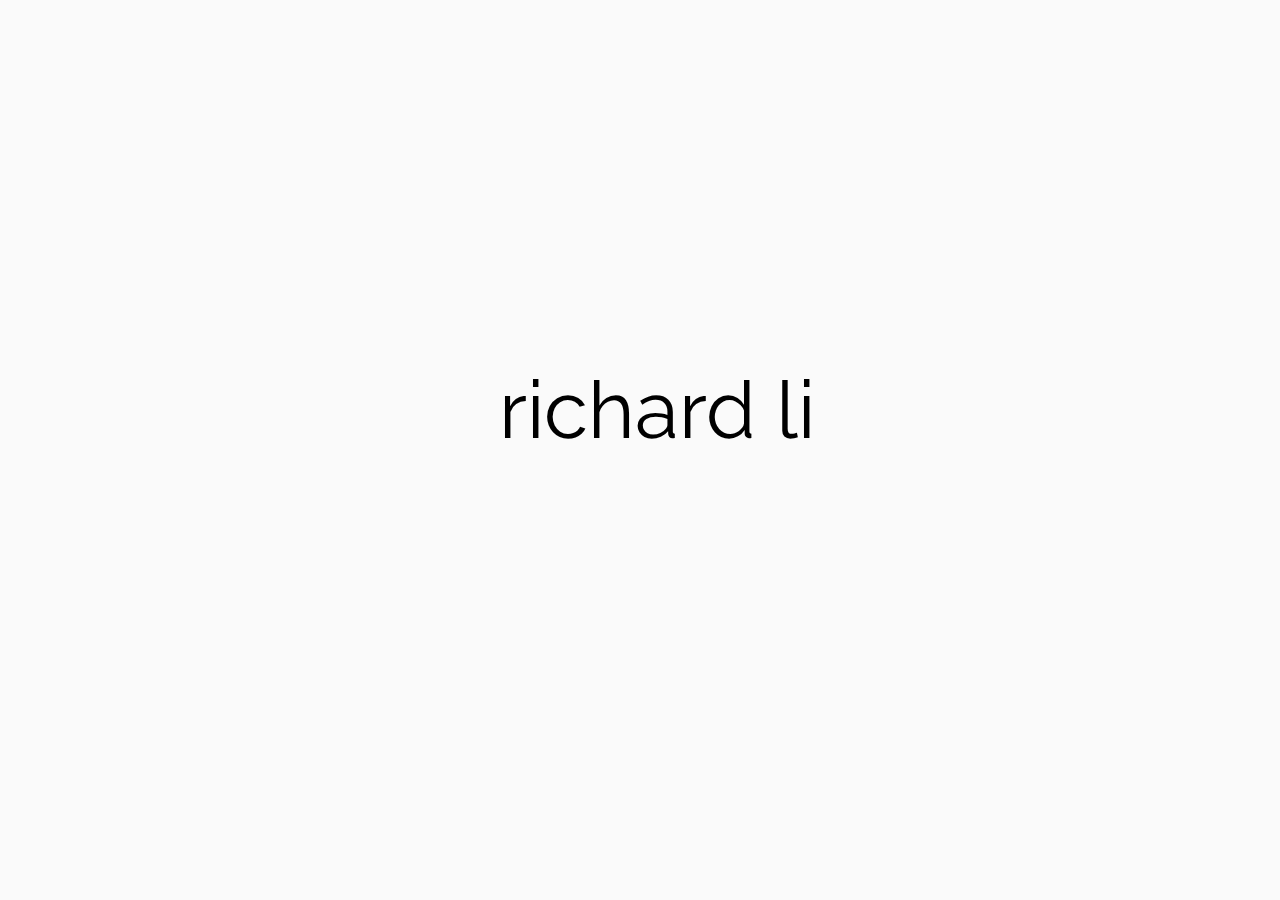
<file: index.html>
<html>

<head>
    <meta charset="UTF-8">

    
    <title>richz.li - home</title>
    

    <meta name="viewport" content="width=device-width,initial-scale=1.0">

    <link rel="stylesheet" href="https://fonts.googleapis.com/css2?family=Lato&family=Raleway:wght@800&family=Roboto:wght@300;700&family=Roboto+Slab&family=Open+Sans:wght@300&display=swap">
    <link rel="stylesheet" type="text/css" href="/static/css/fonts.css">

    <link rel="stylesheet" type="text/css" href="/static/css/reset.css">
    <link rel="stylesheet" type="text/css" href="/static/css/style.css">
    <link rel="stylesheet" type="text/css" href="/static/css/nav.css">
    
    <link rel="stylesheet" type="text/css" href="/static/css/home.css">


    <script src="https://ajax.googleapis.com/ajax/libs/jquery/1.8.3/jquery.min.js"></script>
    <script src="/static/js/link-animate.js"></script>
    
    <script src="/static/js/particleground.min.js"></script>
    <script src="/static/js/ml.js"></script>

</head>

<body>
    
    
    <main class="content">
        
    <div class="ml home-main">
        <a class="internal-link" href="/about/"><span class="ml-text-primary">richard li</span></a>
        <!--
        
            <div class="scroll-text"><a class="ml-away" href="/about/">&gt; about &lt;</a></div>
        
            <div class="scroll-text"><a class="ml-away" href="/projects/">&gt; projects &lt;</a></div>
        
            <div class="scroll-text"><a class="ml-away" href="/contact/">&gt; contact &lt;</a></div>
        
        -->
    </div>
    <script src="/static/js/home.js"></script>

        
    </main>
</body>

</html>
</file>
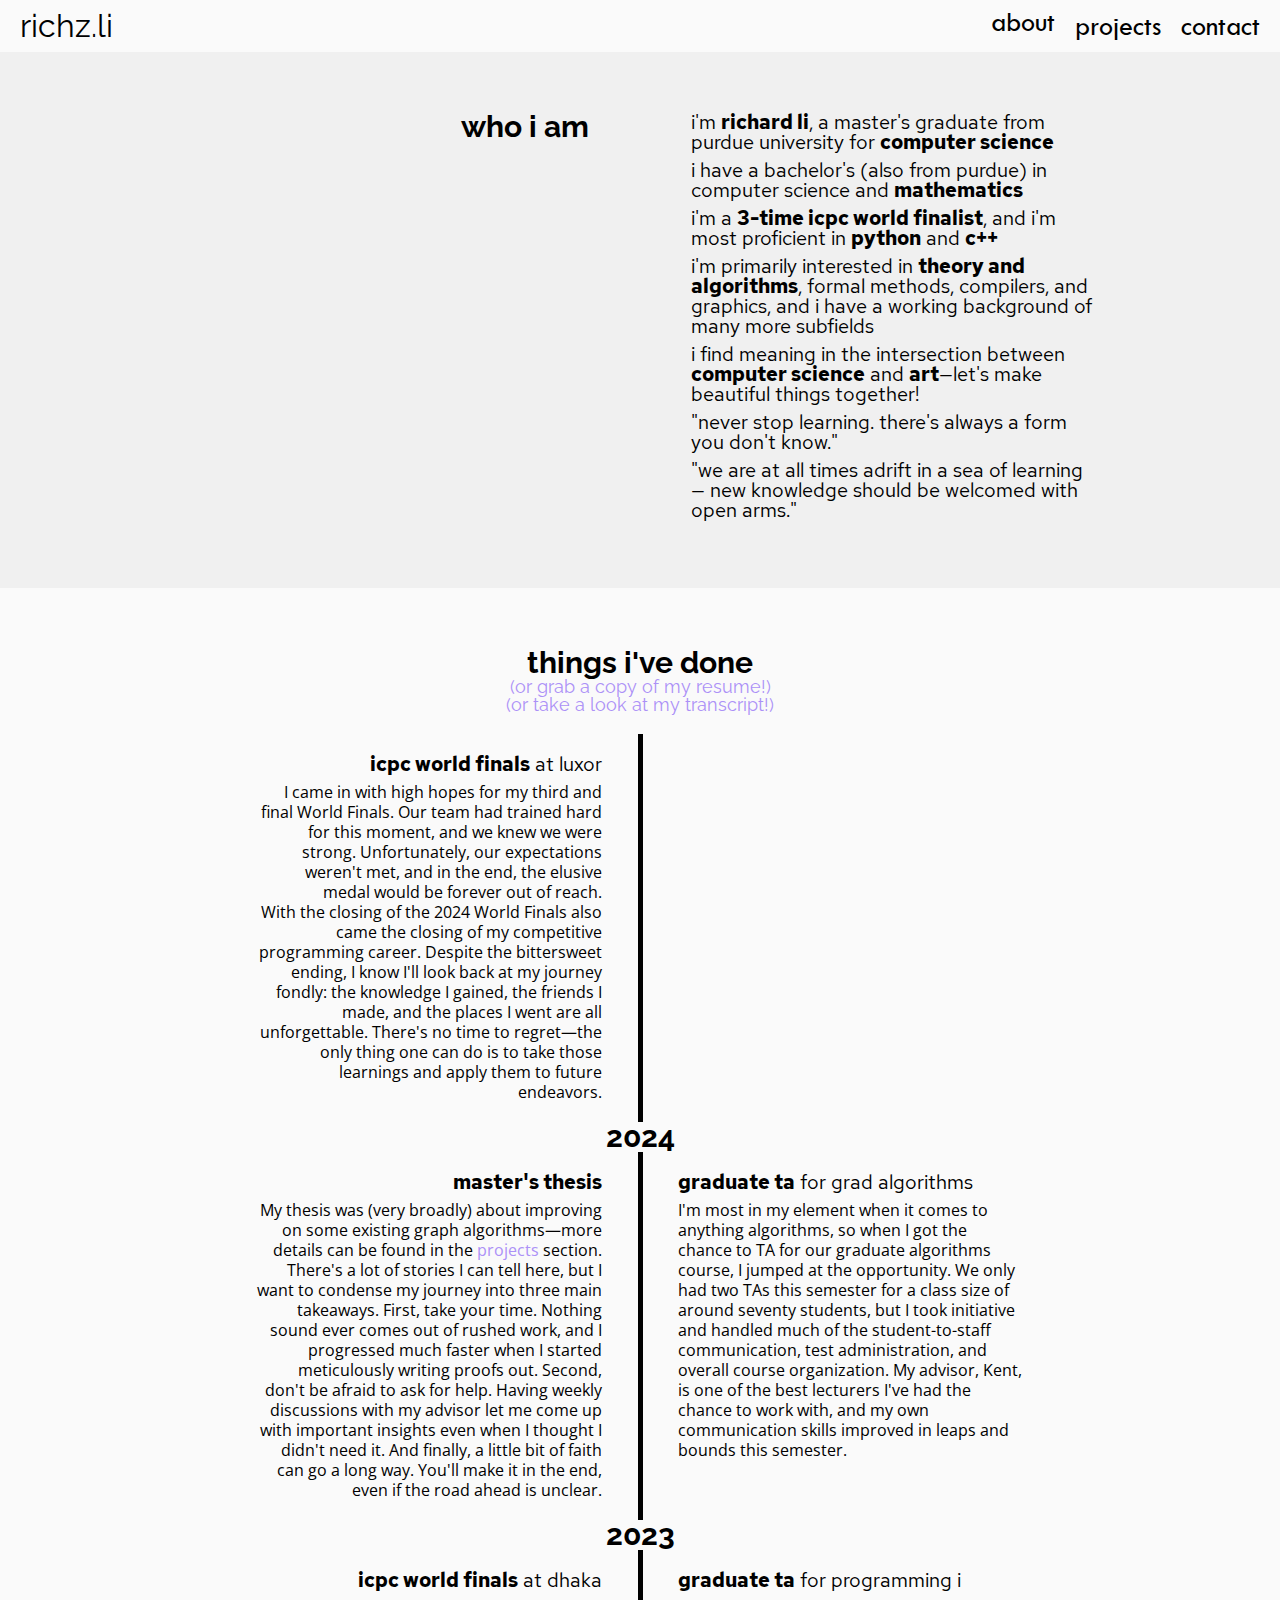
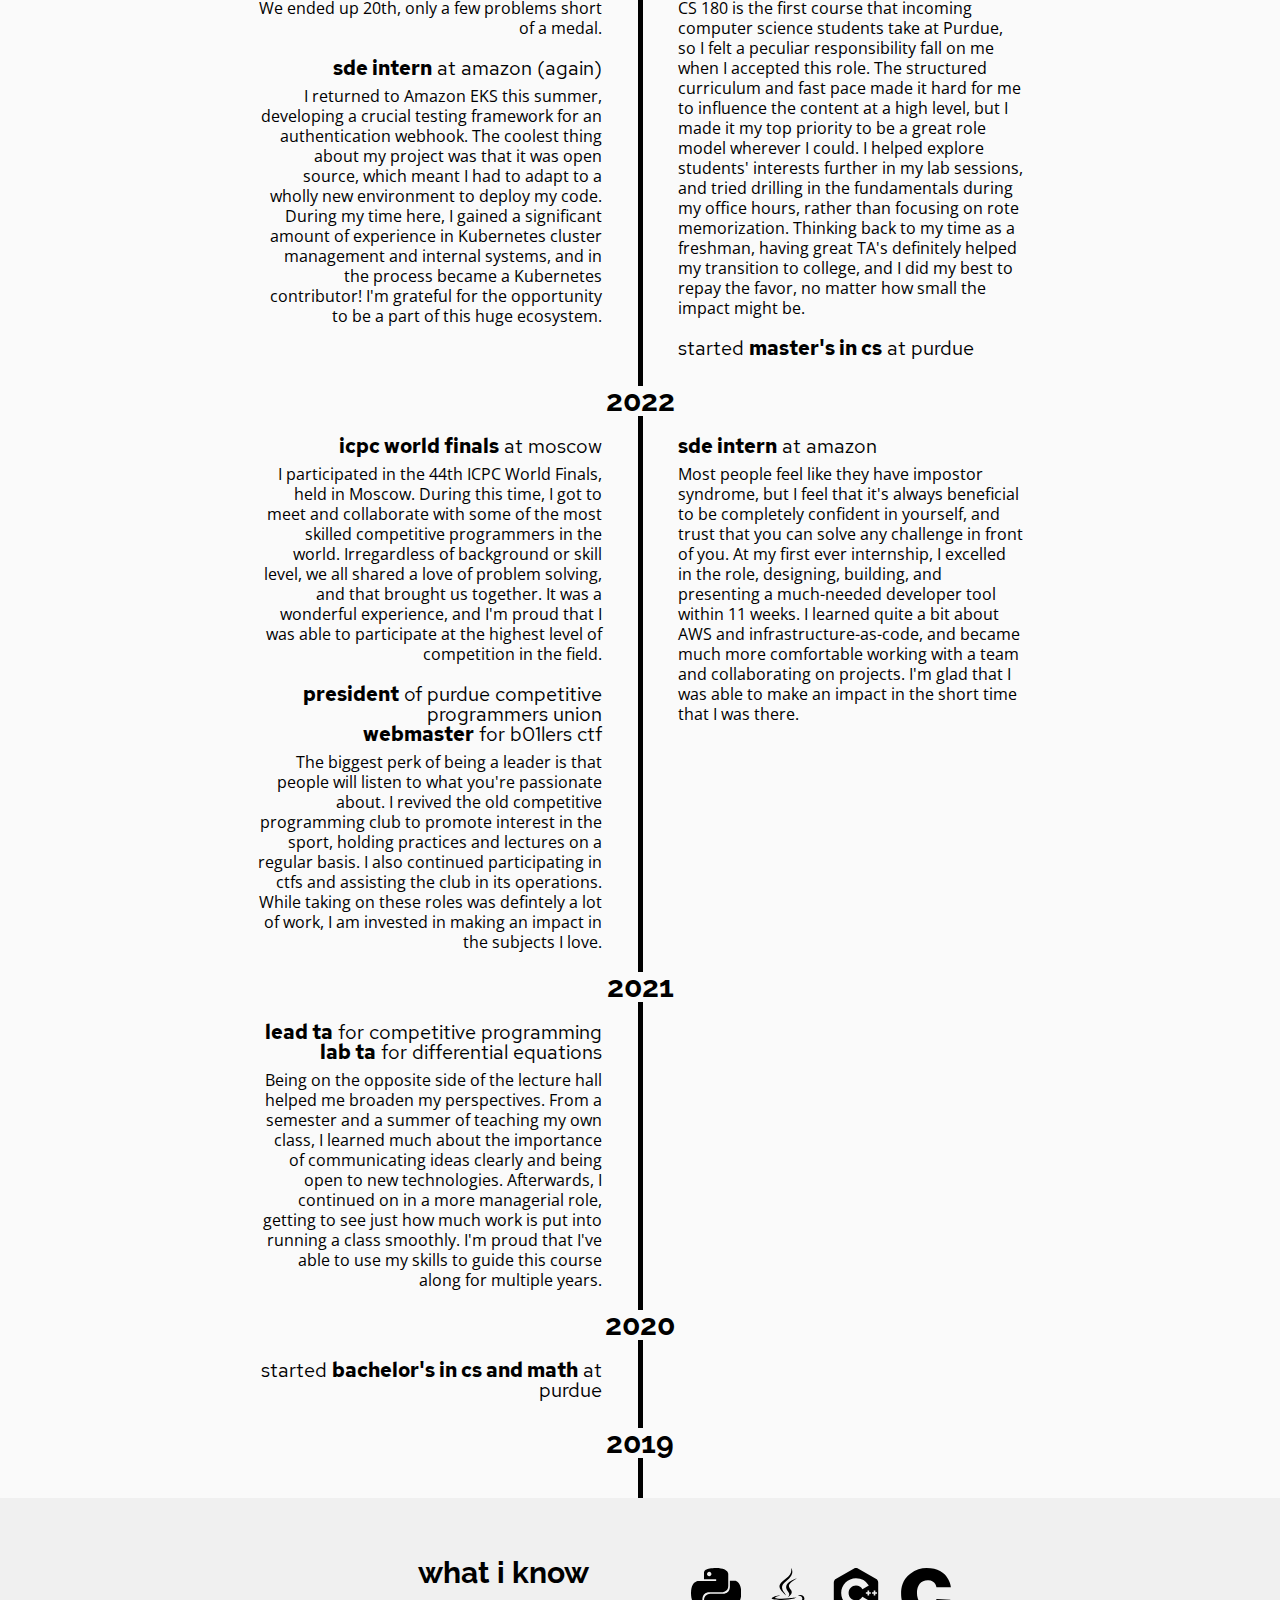
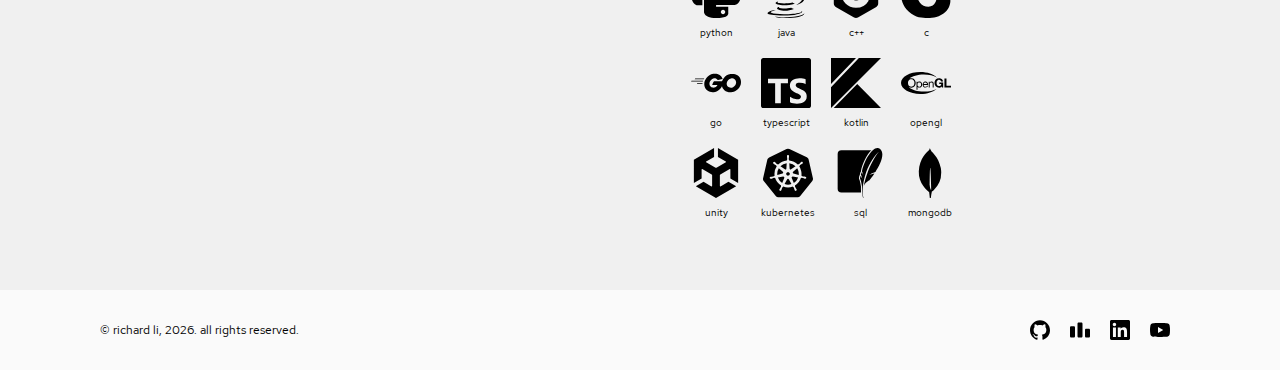
<file: about/index.html>
<html>

<head>
    <meta charset="UTF-8">

    
    <title>richz.li - about</title>
    

    <meta name="viewport" content="width=device-width,initial-scale=1.0">

    <link rel="stylesheet" href="https://fonts.googleapis.com/css2?family=Lato&family=Raleway:wght@800&family=Roboto:wght@300;700&family=Roboto+Slab&family=Open+Sans:wght@300&display=swap">
    <link rel="stylesheet" type="text/css" href="/static/css/fonts.css">

    <link rel="stylesheet" type="text/css" href="/static/css/reset.css">
    <link rel="stylesheet" type="text/css" href="/static/css/style.css">
    <link rel="stylesheet" type="text/css" href="/static/css/nav.css">
    

    <script src="https://ajax.googleapis.com/ajax/libs/jquery/1.8.3/jquery.min.js"></script>
    <script src="/static/js/link-animate.js"></script>
    
</head>

<body>
    
        <header>
            <nav class="nav-top">
                <li class="nav-logo"><a href="/">richz.li</a></li>
                
                    
                        <li class="nav-item nav-curr">about</li>
                    
                
                    
                        <li class="nav-item"><a class="internal-link" href="/projects/">projects</a></li>
                    
                
                    
                        <li class="nav-item"><a class="internal-link" href="/contact/">contact</a></li>
                    
                
            </nav>
        </header>    
        <div class="padding-header"></div>
    
    
    <main class="content">
        
<div class="section" id="whoami">
    <div class="container container-double">
        <div class="column section-title">
            <h1>
                who i am
            </h1>
        </div>
        <div class="column section-content">
            <p>
                i'm <strong>richard li</strong>, a master's graduate from purdue university for <strong>computer science</strong>
            </p>
            <p>
                i have a bachelor's (also from purdue) in computer science and <strong>mathematics</strong>
            </p>
            <p>
                i'm a <strong>3-time icpc world finalist</strong>, and i'm most proficient in <strong>python</strong> and <strong>c++</strong>
            </p>
            <p>
                i'm primarily interested in <strong>theory and algorithms</strong>, formal methods, compilers, and graphics, and i have a working background of many more subfields
            </p>
            <p>
                i find meaning in the intersection between <strong>computer science</strong> and <strong>art</strong>—let's make beautiful things together!
            </p>
            <p>
                "never stop learning. there's always a form you don't know."
            </p>
            <p>
                "we are at all times adrift in a sea of learning — new knowledge should be welcomed with open arms."
            </p>
        </div>
    </div>
</div>
<div class="section timeline" id="work">
    <div class="container container-single timeline-title">
        <h1>
            things i've done
        </h1>

        <span class="big-link"><a href="https://bit.ly/richzli-resume" target="_blank">(or grab a copy of my resume!)</a></span>

        <span class="big-link"><a href="https://bit.ly/richzli-transcript" target="_blank">(or take a look at my transcript!)</a></span>
    </div>
    <div class="container container-single timeline-content">
        <div class="timeline-group">
            <div class="timeline-item">
                <p>
                    <strong>icpc world finals</strong> at luxor
                </p>
                <span class="descriptor">
                    I came in with high hopes for my third and final World Finals. Our team had trained hard for this moment, and we knew we were strong. Unfortunately, our expectations weren't met, and in the end, the elusive medal would be forever out of reach.

                    <br>

                    With the closing of the 2024 World Finals also came the closing of my competitive programming career. Despite the bittersweet ending, I know I'll look back at my journey fondly: the knowledge I gained, the friends I made, and the places I went are all unforgettable. There's no time to regret—the only thing one can do is to take those learnings and apply them to future endeavors.
                </span>
            </div>
            <div class="timeline-item"></div>
            <h1 class="timeline-header">
                2024
            </h1>
        </div>
        <div class="timeline-group">
            <div class="timeline-item">
                <p>
                    <strong>master's thesis</strong>
                </p>
                <span class="descriptor">
                    My thesis was (very broadly) about improving on some existing graph algorithms—more details can be found in the <a href="/projects/">projects</a> section. There's a lot of stories I can tell here, but I want to condense my journey into three main takeaways. First, take your time. Nothing sound ever comes out of rushed work, and I progressed much faster when I started meticulously writing proofs out. Second, don't be afraid to ask for help. Having weekly discussions with my advisor let me come up with important insights even when I thought I didn't need it. And finally, a little bit of faith can go a long way. You'll make it in the end, even if the road ahead is unclear.
                </span>
            </div>
            <div class="timeline-item">
                <p>
                    <strong>graduate ta</strong> for grad algorithms
                </p>
                <span class="descriptor">
                    I'm most in my element when it comes to anything algorithms, so when I got the chance to TA for our graduate algorithms course, I jumped at the opportunity. We only had two TAs this semester for a class size of around seventy students, but I took initiative and handled much of the student-to-staff communication, test administration, and overall course organization. My advisor, Kent, is one of the best lecturers I've had the chance to work with, and my own communication skills improved in leaps and bounds this semester.
                </span>
            </div>
            <h1 class="timeline-header">
                2023
            </h1>
        </div>
        <div class="timeline-group">
            <div class="timeline-item">
                <p>
                    <strong>icpc world finals</strong> at dhaka
                </p>
                <span class="descriptor">
                    We ended up 20th, only a few problems short of a medal. 
                </span>
            </div>
            <div class="timeline-item">
                <p>
                    <strong>graduate ta</strong> for programming i
                </p>
                <span class="descriptor">
                    CS 180 is the first course that incoming computer science students take at Purdue, so I felt a peculiar responsibility fall on me when I accepted this role. The structured curriculum and fast pace made it hard for me to influence the content at a high level, but I made it my top priority to be a great role model wherever I could. I helped explore students' interests further in my lab sessions, and tried drilling in the fundamentals during my office hours, rather than focusing on rote memorization. Thinking back to my time as a freshman, having great TA's definitely helped my transition to college, and I did my best to repay the favor, no matter how small the impact might be.
                </span>
            </div>
            <div class="timeline-item">
                <p>
                    <strong>sde intern</strong> at amazon (again)
                </p>
                <span class="descriptor">
                    I returned to Amazon EKS this summer, developing a crucial testing framework for an authentication webhook. The coolest thing about my project was that it was open source, which meant I had to adapt to a wholly new environment to deploy my code. During my time here, I gained a significant amount of experience in Kubernetes cluster management and internal systems, and in the process became a Kubernetes contributor! I'm grateful for the opportunity to be a part of this huge ecosystem.
                </span>
            </div>
            <div class="timeline-item">
                <p>
                    started <strong>master's in cs</strong> at purdue
                </p>
            </div>
            <h1 class="timeline-header">
                2022
            </h1>
        </div>
        <div class="timeline-group">
            <div class="timeline-item">
                <p>
                    <strong>icpc world finals</strong> at moscow
                </p>
                <span class="descriptor">
                    I participated in the 44th ICPC World Finals, held in Moscow. During this time, I got to meet and collaborate with some of the most skilled competitive programmers in the world. Irregardless of background or skill level, we all shared a love of problem solving, and that brought us together. It was a wonderful experience, and I'm proud that I was able to participate at the highest level of competition in the field.
                </span>
            </div>
            <div class="timeline-item">
                <p>
                    <strong>sde intern</strong> at amazon
                </p>
                <span class="descriptor">
                    Most people feel like they have impostor syndrome, but I feel that it's always beneficial to be completely confident in yourself, and trust that you can solve any challenge in front of you. At my first ever internship, I excelled in the role, designing, building, and presenting a much-needed developer tool within 11 weeks. I learned quite a bit about AWS and infrastructure-as-code, and became much more comfortable working with a team and collaborating on projects. I'm glad that I was able to make an impact in the short time that I was there.
                </span>
            </div>
            <div class="timeline-item">
                <p>
                    <strong>president</strong> of purdue competitive programmers union<br>
                    <strong>webmaster</strong> for b01lers ctf
                </p>
                <span class="descriptor">
                    The biggest perk of being a leader is that people will listen to what you're passionate about. I revived the old competitive programming club to promote interest in the sport, holding practices and lectures on a regular basis. I also continued participating in ctfs and assisting the club in its operations. While taking on these roles was defintely a lot of work, I am invested in making an impact in the subjects I love.
                </span>
            </div>
            <h1 class="timeline-header">
                2021
            </h1>
        </div>
        <div class="timeline-group">
            <div class="timeline-item">
                <p>
                    <strong>lead ta</strong> for competitive programming<br>
                    <strong>lab ta</strong> for differential equations
                </p>
                <span class="descriptor">
                    Being on the opposite side of the lecture hall helped me broaden my perspectives. From a semester and a summer of teaching my own class, I learned much about the importance of communicating ideas clearly and being open to new technologies. Afterwards, I continued on in a more managerial role, getting to see just how much work is put into running a class smoothly. I'm proud that I've able to use my skills to guide this course along for multiple years.
                </span>
            </div>
            <div class="timeline-item"></div>
            <h1 class="timeline-header">
                2020
            </h1>
        </div>
        <div class="timeline-group">
            <div class="timeline-item">
                <p>
                    started <strong>bachelor's in cs and math</strong> at purdue
                </p>
            </div>
            <div class="timeline-item"></div>
            <h1 class="timeline-header">
                2019
            </h1>
        </div>
    </div>
</div>
<div class="section" id="knowledge">
    <div class="container container-double">
        <div class="column section-title">
            <h1>
                what i know
            </h1>
        </div>
        <div class="column icon-row-container section-content">
            <div class="icon-row">
                <div class="icon-large">
                    <img src="/static/resources/icons/python.svg" title="Python" height="50" />
                    <div class="icon-text"><span>python</span></div>
                </div>
                <div class="icon-large">
                    <img src="/static/resources/icons/java.svg" title="Java" height="50" />
                    <div class="icon-text"><span>java</span></div>
                </div>
                <div class="icon-large">
                    <img src="/static/resources/icons/cplusplus.svg" title="C++" height="50" />
                    <div class="icon-text"><span>c++</span></div>
                </div>
                <div class="icon-large">
                    <img src="/static/resources/icons/c.svg" title="C" height="50" />
                    <div class="icon-text"><span>c</span></div>
                </div>
            </div>
            <div class="icon-row">
                <div class="icon-large">
                    <img src="/static/resources/icons/go.svg" title="Go" height="50" />
                    <div class="icon-text"><span>go</span></div>
                </div>
                <div class="icon-large">
                    <img src="/static/resources/icons/typescript.svg" title="typescript" height="50" />
                    <div class="icon-text"><span>typescript</span></div>
                </div>
                <div class="icon-large">
                    <img src="/static/resources/icons/kotlin.svg" title="Kotlin" height="50" />
                    <div class="icon-text"><span>kotlin</span></div>
                </div>
                <div class="icon-large">
                    <img src="/static/resources/icons/opengl.svg" title="OpenGL" height="50" />
                    <div class="icon-text"><span>opengl</span></div>
                </div>
            </div>
            <div class="icon-row">
                <div class="icon-large">
                    <img src="/static/resources/icons/unity.svg" title="Unity" height="50" />
                    <div class="icon-text"><span>unity</span></div>
                </div>
                <div class="icon-large">
                    <img src="/static/resources/icons/kubernetes.svg" title="Kubernetes" height="50" />
                    <div class="icon-text"><span>kubernetes</span></div>
                </div>
                <div class="icon-large">
                    <img src="/static/resources/icons/sqlite.svg" title="SQL" height="50" />
                    <div class="icon-text"><span>sql</span></div>
                </div>
                <div class="icon-large">
                    <img src="/static/resources/icons/mongodb.svg" title="MongoDB" height="50" />
                    <div class="icon-text"><span>mongodb</span></div>
                </div>
            </div>
        </div>
    </div>
</div>

        
            <footer>
                <div class="footer-container">
                    <span class="footer-text">
                        © richard li<span id="year"></span>. all rights reserved.
                    </span>
                    <script type="text/javascript">
                        $("#year").html(", " + new Date().getFullYear());
                    </script>

                    <div class="footer-link">
                        <a href="https://github.com/richzli" target="_blank">
                            <img src="/static/resources/icons/github.svg" height="20" />
                        </a>
                    </div>

                    <div class="footer-link">
                        <a href="https://codeforces.com/profile/richzli" target="_blank">
                            <img src="/static/resources/icons/codeforces.svg" height="20" />
                        </a>
                    </div>

                    <div class="footer-link">
                        <a href="https://www.linkedin.com/in/richzli/" target="_blank">
                            <img src="/static/resources/icons/linkedin.svg" height="20" />
                        </a>
                    </div>

                    <div class="footer-link">
                        <a href="https://www.youtube.com/channel/UChVIUpuMHoCJDz5eZEhgqJw" target="_blank">
                            <img src="/static/resources/icons/youtube.svg" height="20" />
                        </a>
                    </div>
                </div>
            </footer>
        
    </main>
</body>

</html>
</file>
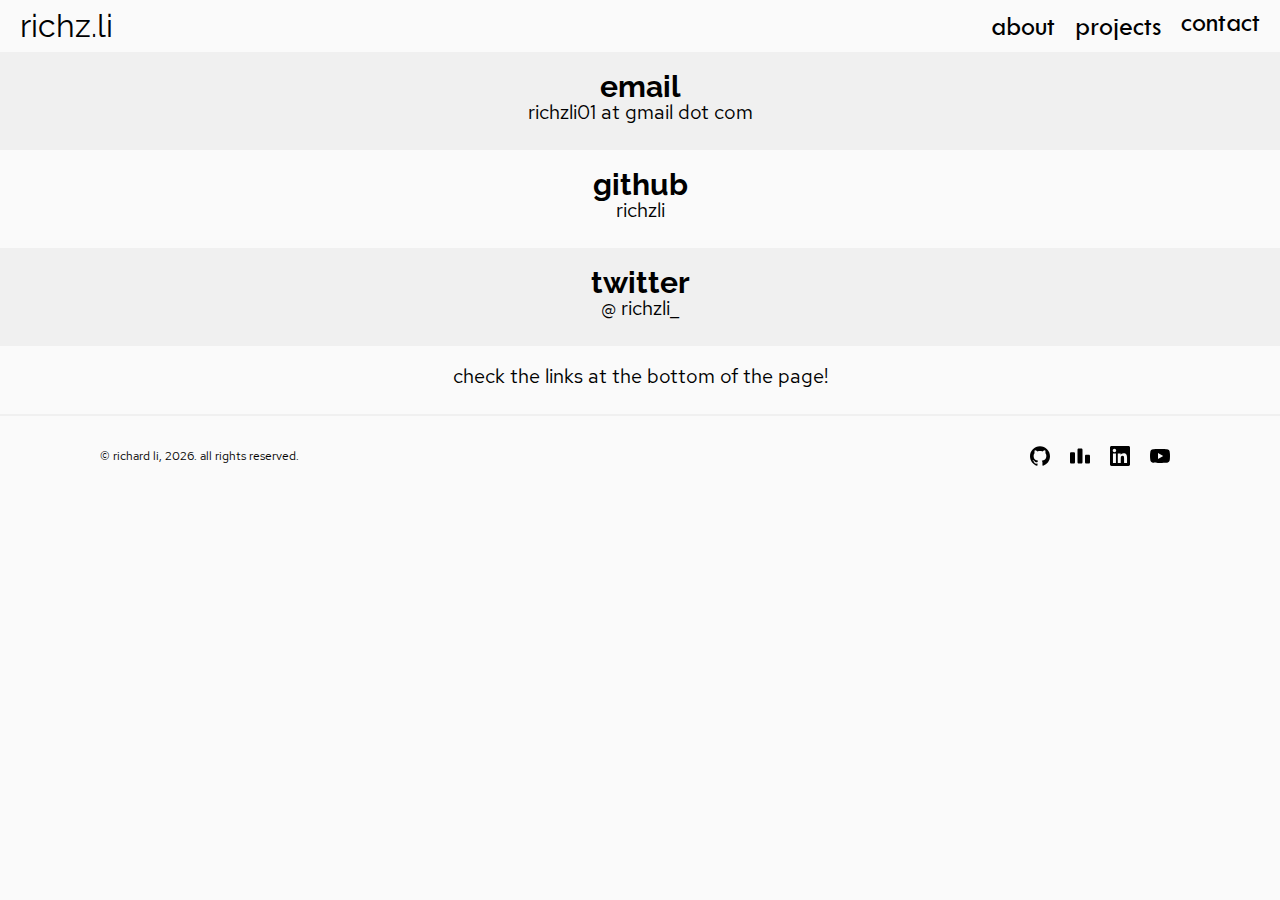
<file: contact/index.html>
<html>

<head>
    <meta charset="UTF-8">

    
    <title>richz.li - contact</title>
    

    <meta name="viewport" content="width=device-width,initial-scale=1.0">

    <link rel="stylesheet" href="https://fonts.googleapis.com/css2?family=Lato&family=Raleway:wght@800&family=Roboto:wght@300;700&family=Roboto+Slab&family=Open+Sans:wght@300&display=swap">
    <link rel="stylesheet" type="text/css" href="/static/css/fonts.css">

    <link rel="stylesheet" type="text/css" href="/static/css/reset.css">
    <link rel="stylesheet" type="text/css" href="/static/css/style.css">
    <link rel="stylesheet" type="text/css" href="/static/css/nav.css">
    

    <script src="https://ajax.googleapis.com/ajax/libs/jquery/1.8.3/jquery.min.js"></script>
    <script src="/static/js/link-animate.js"></script>
    
</head>

<body>
    
        <header>
            <nav class="nav-top">
                <li class="nav-logo"><a href="/">richz.li</a></li>
                
                    
                        <li class="nav-item"><a class="internal-link" href="/about/">about</a></li>
                    
                
                    
                        <li class="nav-item"><a class="internal-link" href="/projects/">projects</a></li>
                    
                
                    
                        <li class="nav-item nav-curr">contact</li>
                    
                
            </nav>
        </header>    
        <div class="padding-header"></div>
    
    
    <main class="content">
        
<div class="section">
    <div class="container container-single">
        <h1>email</h1>
        <p>richzli01 at gmail dot com</p>
    </div>
</div>
<div class="section">
    <div class="container container-single">
        <h1>github</h1>
        <p>richzli</p>
    </div>
</div>
<div class="section">
    <div class="container container-single">
        <h1>twitter</h1>
        <p>@ richzli_</p>
    </div>
</div>
<div class="section">
    <div class="container container-single">
        <p>check the links at the bottom of the page!</p>
    </div>
</div>

        
            <footer>
                <div class="footer-container">
                    <span class="footer-text">
                        © richard li<span id="year"></span>. all rights reserved.
                    </span>
                    <script type="text/javascript">
                        $("#year").html(", " + new Date().getFullYear());
                    </script>

                    <div class="footer-link">
                        <a href="https://github.com/richzli" target="_blank">
                            <img src="/static/resources/icons/github.svg" height="20" />
                        </a>
                    </div>

                    <div class="footer-link">
                        <a href="https://codeforces.com/profile/richzli" target="_blank">
                            <img src="/static/resources/icons/codeforces.svg" height="20" />
                        </a>
                    </div>

                    <div class="footer-link">
                        <a href="https://www.linkedin.com/in/richzli/" target="_blank">
                            <img src="/static/resources/icons/linkedin.svg" height="20" />
                        </a>
                    </div>

                    <div class="footer-link">
                        <a href="https://www.youtube.com/channel/UChVIUpuMHoCJDz5eZEhgqJw" target="_blank">
                            <img src="/static/resources/icons/youtube.svg" height="20" />
                        </a>
                    </div>
                </div>
            </footer>
        
    </main>
</body>

</html>
</file>
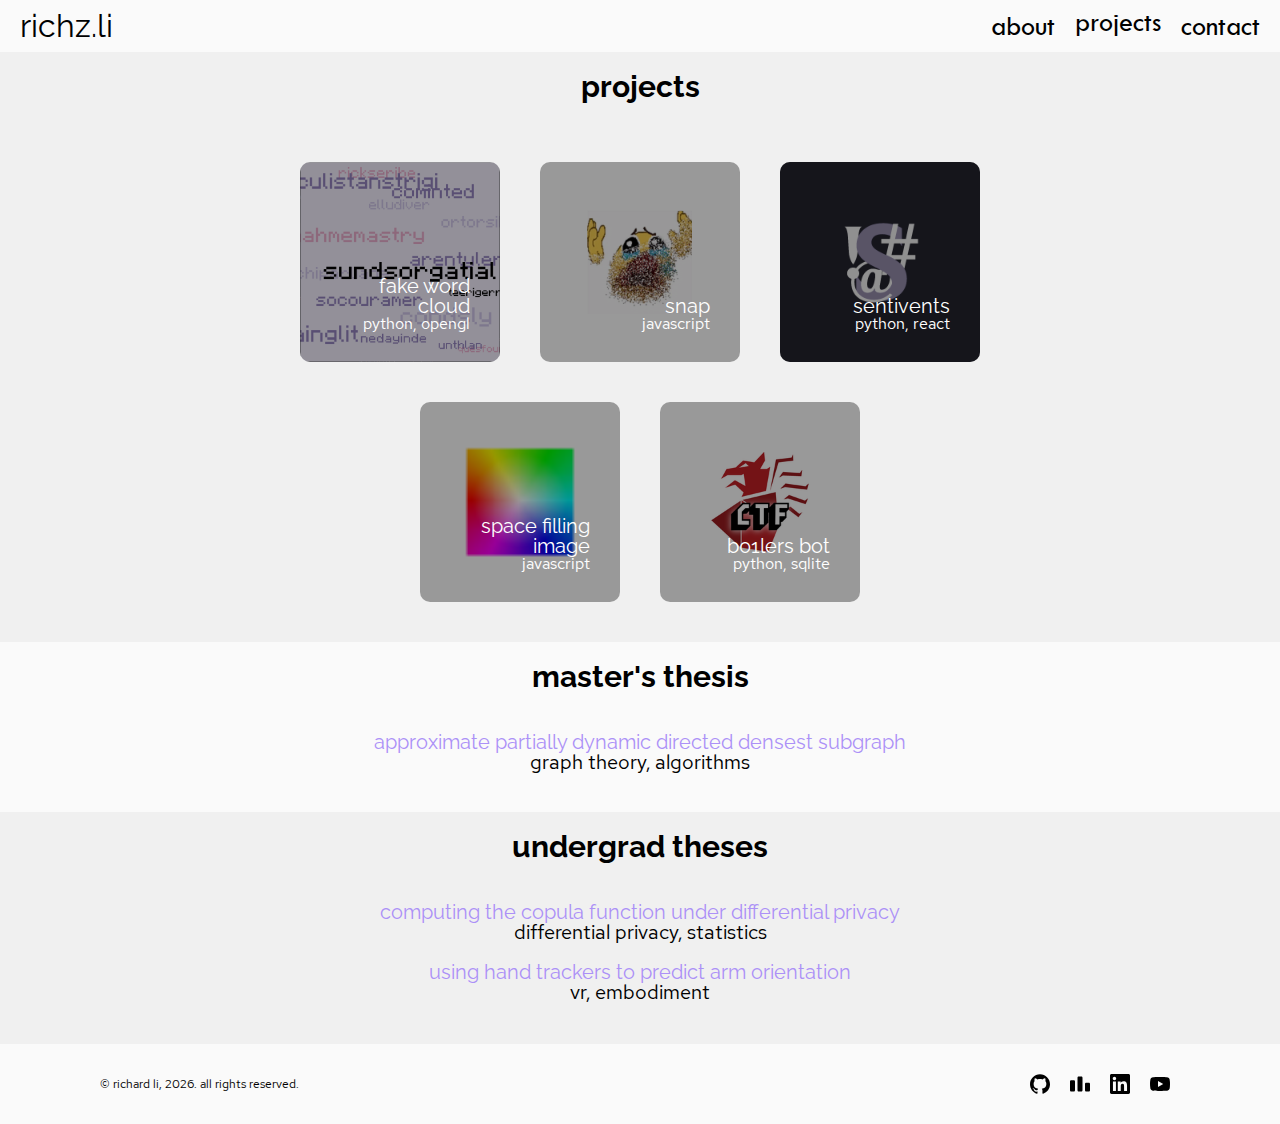
<file: projects/index.html>
<html>

<head>
    <meta charset="UTF-8">

    
    <title>richz.li - projects</title>
    

    <meta name="viewport" content="width=device-width,initial-scale=1.0">

    <link rel="stylesheet" href="https://fonts.googleapis.com/css2?family=Lato&family=Raleway:wght@800&family=Roboto:wght@300;700&family=Roboto+Slab&family=Open+Sans:wght@300&display=swap">
    <link rel="stylesheet" type="text/css" href="/static/css/fonts.css">

    <link rel="stylesheet" type="text/css" href="/static/css/reset.css">
    <link rel="stylesheet" type="text/css" href="/static/css/style.css">
    <link rel="stylesheet" type="text/css" href="/static/css/nav.css">
    

    <script src="https://ajax.googleapis.com/ajax/libs/jquery/1.8.3/jquery.min.js"></script>
    <script src="/static/js/link-animate.js"></script>
    
</head>

<body>
    
        <header>
            <nav class="nav-top">
                <li class="nav-logo"><a href="/">richz.li</a></li>
                
                    
                        <li class="nav-item"><a class="internal-link" href="/about/">about</a></li>
                    
                
                    
                        <li class="nav-item nav-curr">projects</li>
                    
                
                    
                        <li class="nav-item"><a class="internal-link" href="/contact/">contact</a></li>
                    
                
            </nav>
        </header>    
        <div class="padding-header"></div>
    
    
    <main class="content">
        
<div class="section">
    <div class="container-single">
        <h1>projects</h1>
    </div>
    <div class="card-container">
        
            <div class="card-holder">
                <a class="internal-link" href="/projects/fake-word-cloud/">
                    <div class="card" style="background-image: url(/static/resources/project/fwc.png)">
                        <div class="card-content">
                            <div class="card-title">fake word cloud</div>
                            <div class="card-tags">python, opengl</div>
                        </div>
                    </div>
                </a>
            </div>
        
            <div class="card-holder">
                <a class="internal-link" href="/projects/snap/">
                    <div class="card" style="background-image: url(/static/resources/project/snap.png)">
                        <div class="card-content">
                            <div class="card-title">snap</div>
                            <div class="card-tags">javascript</div>
                        </div>
                    </div>
                </a>
            </div>
        
            <div class="card-holder">
                <a class="internal-link" href="/projects/sentivents/">
                    <div class="card" style="background-image: url(/static/resources/project/sv6.png)">
                        <div class="card-content">
                            <div class="card-title">sentivents</div>
                            <div class="card-tags">python, react</div>
                        </div>
                    </div>
                </a>
            </div>
        
            <div class="card-holder">
                <a class="internal-link" href="/projects/space-filling-image/">
                    <div class="card" style="background-image: url(/static/resources/project/space-filling-image.png)">
                        <div class="card-content">
                            <div class="card-title">space filling image</div>
                            <div class="card-tags">javascript</div>
                        </div>
                    </div>
                </a>
            </div>
        
            <div class="card-holder">
                <a class="internal-link" href="/projects/b01lers-bot/">
                    <div class="card" style="background-image: url(/static/resources/project/b01lers-logo.png)">
                        <div class="card-content">
                            <div class="card-title">b01lers bot</div>
                            <div class="card-tags">python, sqlite</div>
                        </div>
                    </div>
                </a>
            </div>
        
    </div>
</div>
<div class="section">
    <div class="container container-single">
        <h1>master's thesis</h1>
    </div>
    <div class="container container-single">
        <div class="group">
            <h2><a href="https://hammer.purdue.edu/articles/thesis/Approximate_Partially_Dynamic_Directed_Densest_Subgraph/22714027" target="_blank">approximate partially dynamic directed densest subgraph</a><h2>
            <p>graph theory, algorithms</p>
        </div>
    </div>
</div>
<div class="section">
    <div class="container container-single">
        <h1>undergrad theses</h1>
    </div>
    <div class="container container-single">
        <div class="group">
            <h2><a href="https://drive.google.com/file/d/1q6NlHMhQ7Ql7xCj7DUe2OiLXYPtnksEo/view?usp=sharing" target="_blank">computing the copula function under differential privacy</a><h2>
            <p>differential privacy, statistics</p>
        </div>
        <div class="group">
            <h2><a href="https://drive.google.com/file/d/197zMqJH0zr2Z27iYW8sNM5cyYjXFLRXA/view?usp=sharing" target="_blank">using hand trackers to predict arm orientation</a><h2>
            <p>vr, embodiment</p>
        </div>
    </div>
</div>

        
            <footer>
                <div class="footer-container">
                    <span class="footer-text">
                        © richard li<span id="year"></span>. all rights reserved.
                    </span>
                    <script type="text/javascript">
                        $("#year").html(", " + new Date().getFullYear());
                    </script>

                    <div class="footer-link">
                        <a href="https://github.com/richzli" target="_blank">
                            <img src="/static/resources/icons/github.svg" height="20" />
                        </a>
                    </div>

                    <div class="footer-link">
                        <a href="https://codeforces.com/profile/richzli" target="_blank">
                            <img src="/static/resources/icons/codeforces.svg" height="20" />
                        </a>
                    </div>

                    <div class="footer-link">
                        <a href="https://www.linkedin.com/in/richzli/" target="_blank">
                            <img src="/static/resources/icons/linkedin.svg" height="20" />
                        </a>
                    </div>

                    <div class="footer-link">
                        <a href="https://www.youtube.com/channel/UChVIUpuMHoCJDz5eZEhgqJw" target="_blank">
                            <img src="/static/resources/icons/youtube.svg" height="20" />
                        </a>
                    </div>
                </div>
            </footer>
        
    </main>
</body>

</html>
</file>
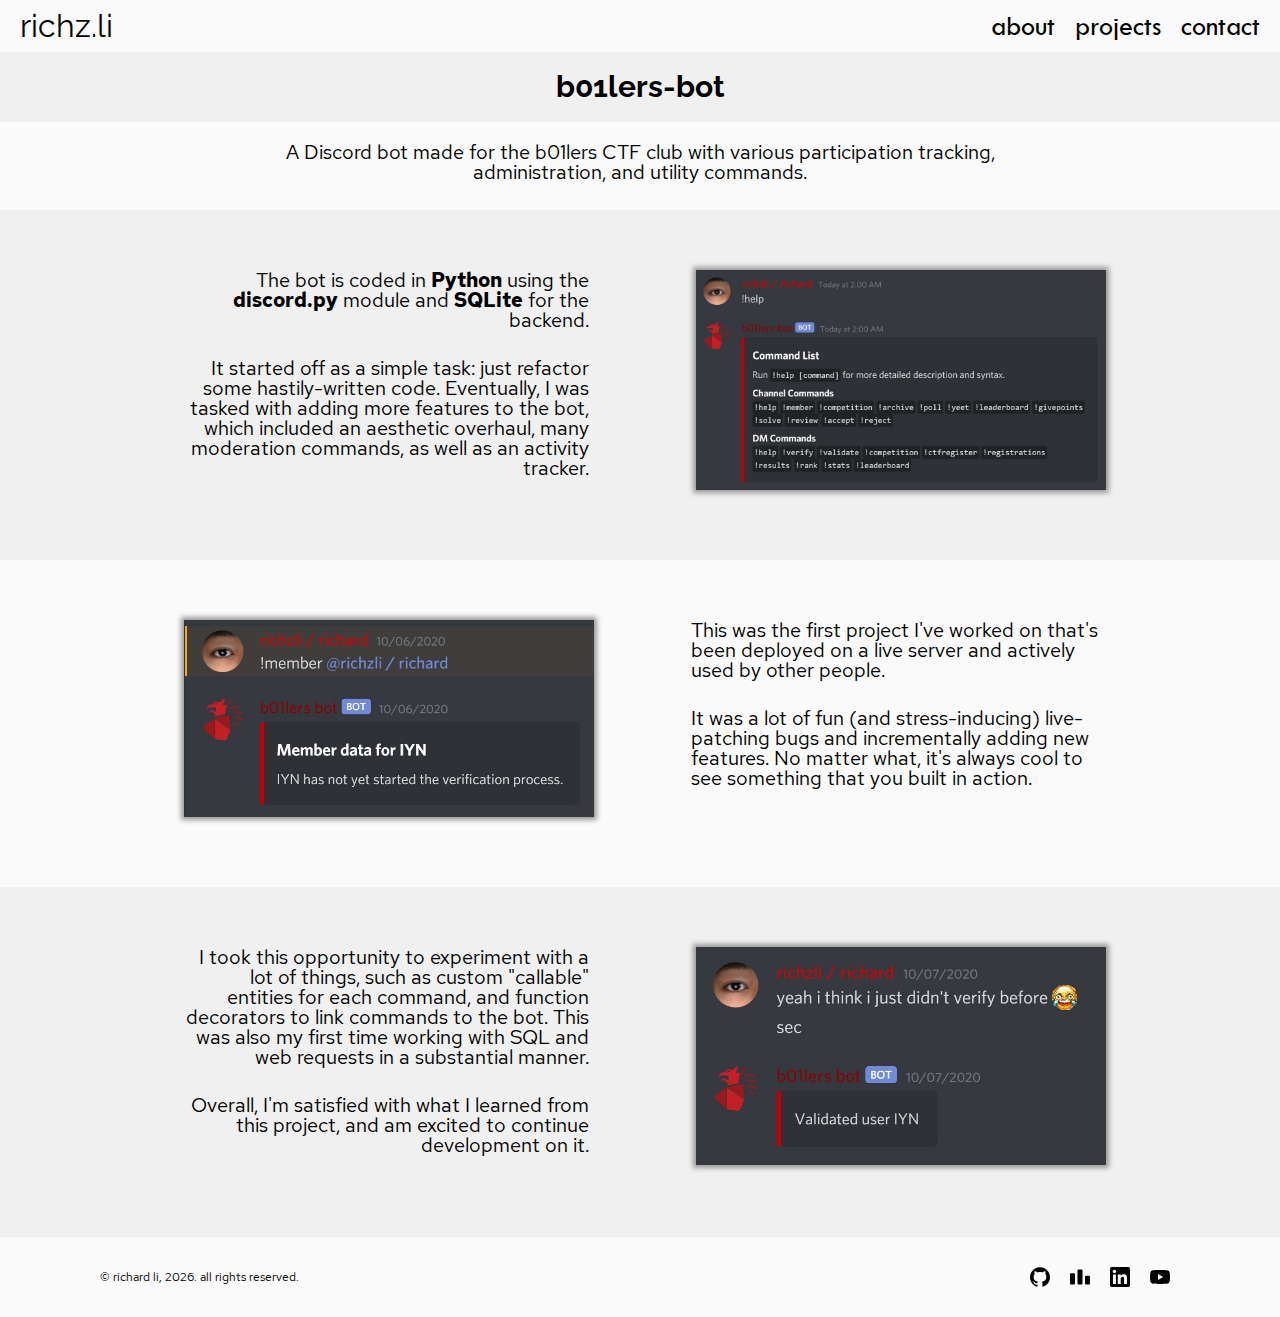
<file: projects/b01lers-bot/index.html>
<html>

<head>
    <meta charset="UTF-8">

    
    <title>richz.li - b01lers-bot</title>
    

    <meta name="viewport" content="width=device-width,initial-scale=1.0">

    <link rel="stylesheet" href="https://fonts.googleapis.com/css2?family=Lato&family=Raleway:wght@800&family=Roboto:wght@300;700&family=Roboto+Slab&family=Open+Sans:wght@300&display=swap">
    <link rel="stylesheet" type="text/css" href="/static/css/fonts.css">

    <link rel="stylesheet" type="text/css" href="/static/css/reset.css">
    <link rel="stylesheet" type="text/css" href="/static/css/style.css">
    <link rel="stylesheet" type="text/css" href="/static/css/nav.css">
    

    <script src="https://ajax.googleapis.com/ajax/libs/jquery/1.8.3/jquery.min.js"></script>
    <script src="/static/js/link-animate.js"></script>
    
</head>

<body>
    
        <header>
            <nav class="nav-top">
                <li class="nav-logo"><a href="/">richz.li</a></li>
                
                    
                        <li class="nav-item"><a class="internal-link" href="/about/">about</a></li>
                    
                
                    
                        <li class="nav-item"><a class="internal-link" href="/projects/">projects</a></li>
                    
                
                    
                        <li class="nav-item"><a class="internal-link" href="/contact/">contact</a></li>
                    
                
            </nav>
        </header>    
        <div class="padding-header"></div>
    
    
    <main class="content">
        

<div class="section">
    <div class="container container-single">
        <h1>b01lers-bot </h1> 
    </div>
</div>

<div class="section">
    <div class="container container-single">
        <div class="column-container">
            <p>A Discord bot made for the b01lers CTF club with various participation tracking, administration, and utility commands.</p>

        </div>
    </div>
</div>

<div class="section">
    <div class="container container-double">
        <div class="column">
            <div class="column-container">
                <p>The bot is coded in <strong>Python</strong> using the <strong>discord.py</strong> module and <strong>SQLite</strong> for the backend.</p><br>

<p>It started off as a simple task: just refactor some hastily-written code. Eventually, I was tasked with adding more features to the bot, which included an aesthetic overhaul, many moderation commands, as well as an activity tracker.</p>

            </div>
        </div>
        <div class="column">
            <div class="column-container">
                
<img class="project-img fit-width" src="/static/resources/project/b01lers-1.jpg" />

            </div>
        </div>
    </div>
</div>

<div class="section">
    <div class="container container-double">
        <div class="column">
            <div class="column-container">
                
<img class="project-img fit-width" src="/static/resources/project/b01lers-2.jpg" />

            </div>
        </div>
        <div class="column">
            <div class="column-container">
                <p>This was the first project I've worked on that's been deployed on a live server and actively used by other people.</p><br>

<p>It was a lot of fun (and stress-inducing) live-patching bugs and incrementally adding new features. No matter what, it's always cool to see something that you built in action.</p>

            </div>
        </div>
    </div>
</div>

<div class="section">
    <div class="container container-double">
        <div class="column">
            <div class="column-container">
                <p>I took this opportunity to experiment with a lot of things, such as custom "callable" entities for each command, and function decorators to link commands to the bot. This was also my first time working with SQL and web requests in a substantial manner.</p><br>

<p>Overall, I'm satisfied with what I learned from this project, and am excited to continue development on it.</p>

            </div>
        </div>
        <div class="column">
            <div class="column-container">
                
<img class="project-img fit-width" src="/static/resources/project/b01lers-3.jpg" />

            </div>
        </div>
    </div>
</div>

        
            <footer>
                <div class="footer-container">
                    <span class="footer-text">
                        © richard li<span id="year"></span>. all rights reserved.
                    </span>
                    <script type="text/javascript">
                        $("#year").html(", " + new Date().getFullYear());
                    </script>

                    <div class="footer-link">
                        <a href="https://github.com/richzli" target="_blank">
                            <img src="/static/resources/icons/github.svg" height="20" />
                        </a>
                    </div>

                    <div class="footer-link">
                        <a href="https://codeforces.com/profile/richzli" target="_blank">
                            <img src="/static/resources/icons/codeforces.svg" height="20" />
                        </a>
                    </div>

                    <div class="footer-link">
                        <a href="https://www.linkedin.com/in/richzli/" target="_blank">
                            <img src="/static/resources/icons/linkedin.svg" height="20" />
                        </a>
                    </div>

                    <div class="footer-link">
                        <a href="https://www.youtube.com/channel/UChVIUpuMHoCJDz5eZEhgqJw" target="_blank">
                            <img src="/static/resources/icons/youtube.svg" height="20" />
                        </a>
                    </div>
                </div>
            </footer>
        
    </main>
</body>

</html>
</file>
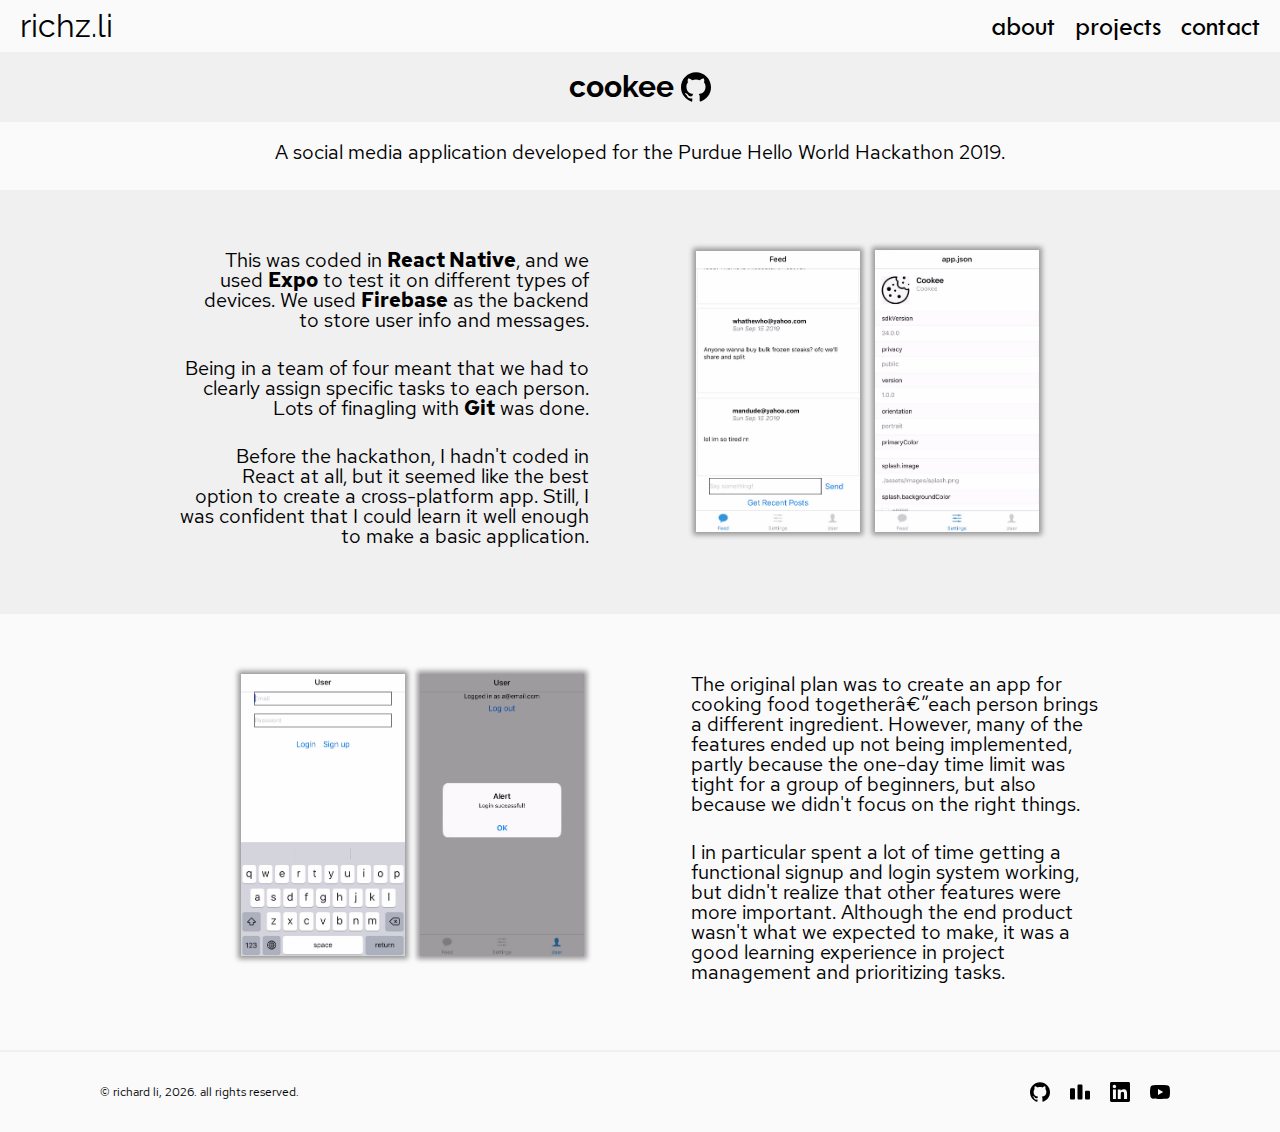
<file: projects/cookee/index.html>
<html>

<head>
    <meta charset="UTF-8">

    
    <title>richz.li - cookee</title>
    

    <meta name="viewport" content="width=device-width,initial-scale=1.0">

    <link rel="stylesheet" href="https://fonts.googleapis.com/css2?family=Lato&family=Raleway:wght@800&family=Roboto:wght@300;700&family=Roboto+Slab&family=Open+Sans:wght@300&display=swap">
    <link rel="stylesheet" type="text/css" href="/static/css/fonts.css">

    <link rel="stylesheet" type="text/css" href="/static/css/reset.css">
    <link rel="stylesheet" type="text/css" href="/static/css/style.css">
    <link rel="stylesheet" type="text/css" href="/static/css/nav.css">
    

    <script src="https://ajax.googleapis.com/ajax/libs/jquery/1.8.3/jquery.min.js"></script>
    <script src="/static/js/link-animate.js"></script>
    
</head>

<body>
    
        <header>
            <nav class="nav-top">
                <li class="nav-logo"><a href="/">richz.li</a></li>
                
                    
                        <li class="nav-item"><a class="internal-link" href="/about/">about</a></li>
                    
                
                    
                        <li class="nav-item"><a class="internal-link" href="/projects/">projects</a></li>
                    
                
                    
                        <li class="nav-item"><a class="internal-link" href="/contact/">contact</a></li>
                    
                
            </nav>
        </header>    
        <div class="padding-header"></div>
    
    
    <main class="content">
        

<div class="section">
    <div class="container container-single">
        <h1>cookee 
<a href="https://github.com/richzli/cookee" target="_blank"><img class="project-icon-link" src="/static/resources/icons/github.svg" height="30" /></a>
</h1> 
    </div>
</div>

<div class="section">
    <div class="container container-single">
        <div class="column-container">
            <p>A social media application developed for the Purdue Hello World Hackathon 2019.</p>

        </div>
    </div>
</div>

<div class="section">
    <div class="container container-double">
        <div class="column">
            <div class="column-container">
                <p>This was coded in <strong>React Native</strong>, and we used <strong>Expo</strong> to test it on different types of devices. We used <strong>Firebase</strong> as the backend to store user info and messages.</p><br>

<p>Being in a team of four meant that we had to clearly assign specific tasks to each person. Lots of finagling with <strong>Git</strong> was done.</p><br>

<p>Before the hackathon, I hadn't coded in React at all, but it seemed like the best option to create a cross-platform app. Still, I was confident that I could learn it well enough to make a basic application.</p>

            </div>
        </div>
        <div class="column">
            <div class="column-container">
                
<img class="project-img fit-half-width" src="/static/resources/project/cookee-screen-1.jpg" />

<img class="project-img fit-half-width" src="/static/resources/project/cookee-screen-2.jpg" />

            </div>
        </div>
    </div>
</div>

<div class="section">
    <div class="container container-double">
        <div class="column">
            <div class="column-container">
                
<img class="project-img fit-half-width" src="/static/resources/project/cookee-screen-4.jpg" />

<img class="project-img fit-half-width" src="/static/resources/project/cookee-screen-3.jpg" />

            </div>
        </div>
        <div class="column">
            <div class="column-container">
                <p>The original plan was to create an app for cooking food togetherâ€”each person brings a different ingredient. However, many of the features ended up not being implemented, partly because the one-day time limit was tight for a group of beginners, but also because we didn't focus on the right things.</p><br>

<p>I in particular spent a lot of time getting a functional signup and login system working, but didn't realize that other features were more important. Although the end product wasn't what we expected to make, it was a good learning experience in project management and prioritizing tasks.</p>

            </div>
        </div>
    </div>
</div>

        
            <footer>
                <div class="footer-container">
                    <span class="footer-text">
                        © richard li<span id="year"></span>. all rights reserved.
                    </span>
                    <script type="text/javascript">
                        $("#year").html(", " + new Date().getFullYear());
                    </script>

                    <div class="footer-link">
                        <a href="https://github.com/richzli" target="_blank">
                            <img src="/static/resources/icons/github.svg" height="20" />
                        </a>
                    </div>

                    <div class="footer-link">
                        <a href="https://codeforces.com/profile/richzli" target="_blank">
                            <img src="/static/resources/icons/codeforces.svg" height="20" />
                        </a>
                    </div>

                    <div class="footer-link">
                        <a href="https://www.linkedin.com/in/richzli/" target="_blank">
                            <img src="/static/resources/icons/linkedin.svg" height="20" />
                        </a>
                    </div>

                    <div class="footer-link">
                        <a href="https://www.youtube.com/channel/UChVIUpuMHoCJDz5eZEhgqJw" target="_blank">
                            <img src="/static/resources/icons/youtube.svg" height="20" />
                        </a>
                    </div>
                </div>
            </footer>
        
    </main>
</body>

</html>
</file>
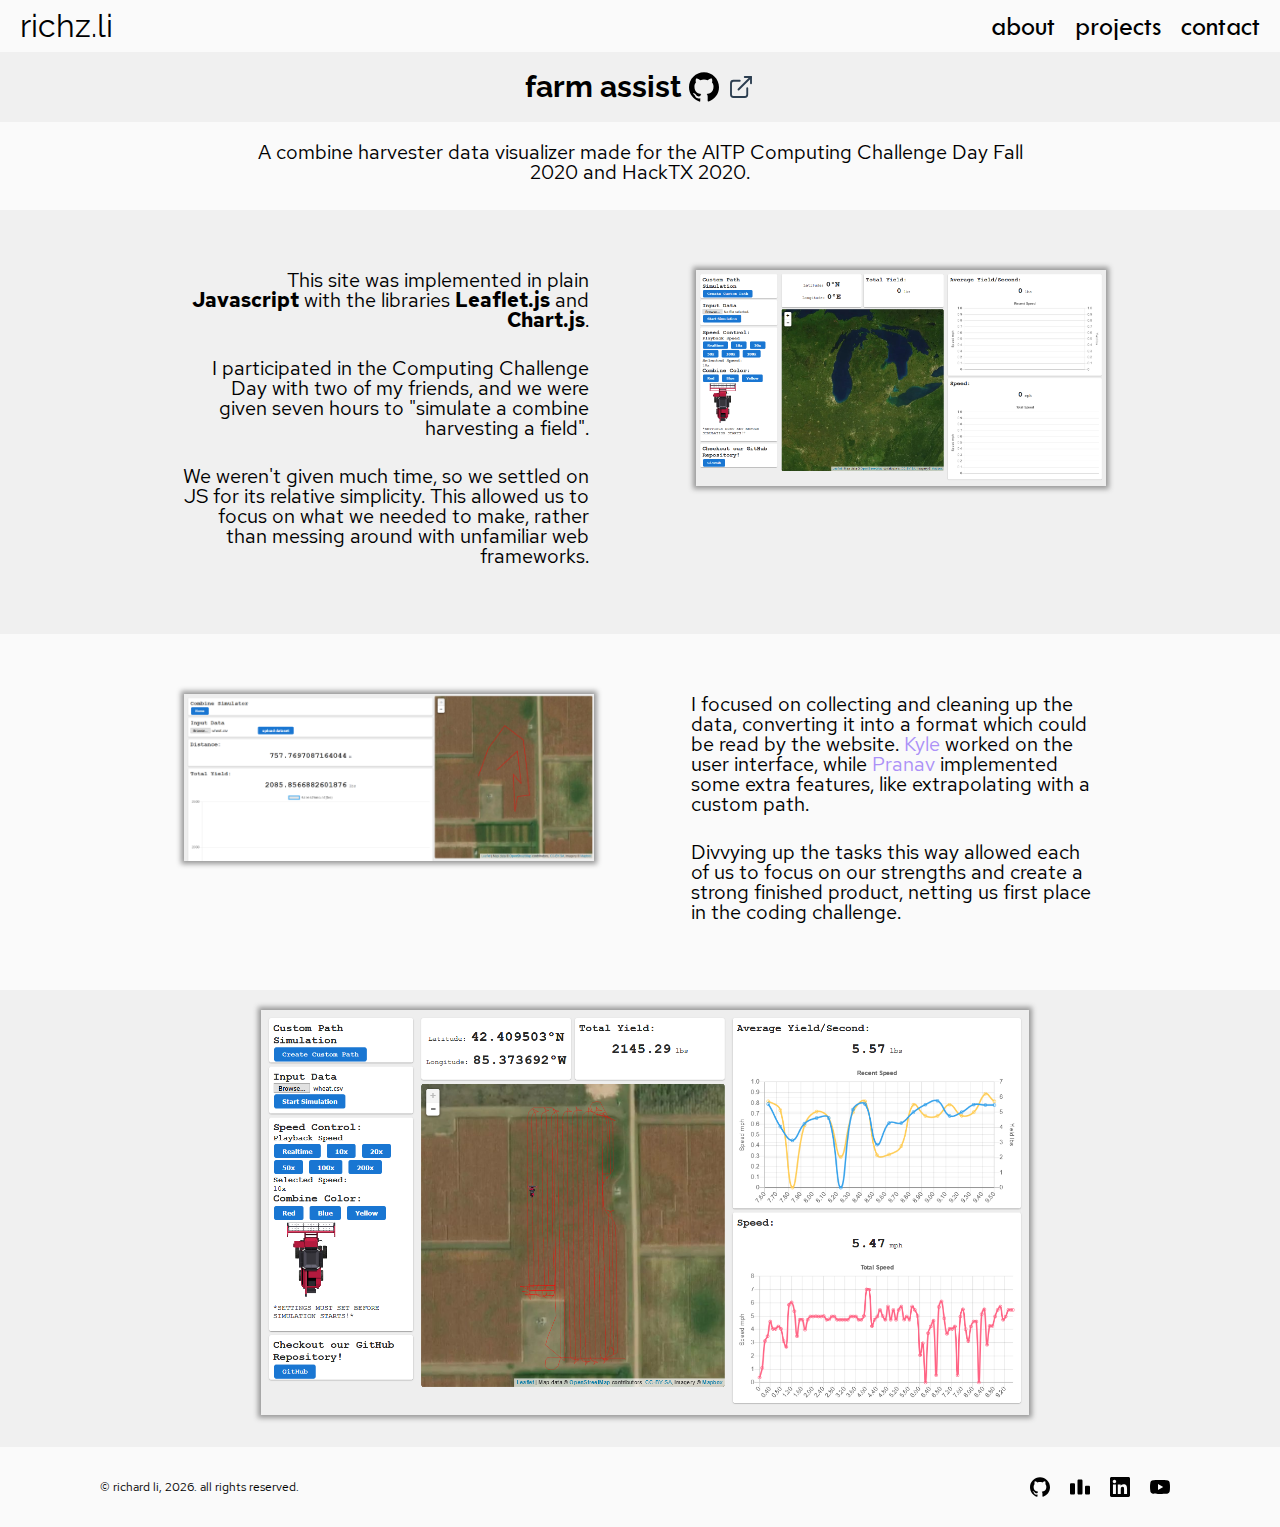
<file: projects/farmassist/index.html>
<html>

<head>
    <meta charset="UTF-8">

    
    <title>richz.li - farmassist</title>
    

    <meta name="viewport" content="width=device-width,initial-scale=1.0">

    <link rel="stylesheet" href="https://fonts.googleapis.com/css2?family=Lato&family=Raleway:wght@800&family=Roboto:wght@300;700&family=Roboto+Slab&family=Open+Sans:wght@300&display=swap">
    <link rel="stylesheet" type="text/css" href="/static/css/fonts.css">

    <link rel="stylesheet" type="text/css" href="/static/css/reset.css">
    <link rel="stylesheet" type="text/css" href="/static/css/style.css">
    <link rel="stylesheet" type="text/css" href="/static/css/nav.css">
    

    <script src="https://ajax.googleapis.com/ajax/libs/jquery/1.8.3/jquery.min.js"></script>
    <script src="/static/js/link-animate.js"></script>
    
</head>

<body>
    
        <header>
            <nav class="nav-top">
                <li class="nav-logo"><a href="/">richz.li</a></li>
                
                    
                        <li class="nav-item"><a class="internal-link" href="/about/">about</a></li>
                    
                
                    
                        <li class="nav-item"><a class="internal-link" href="/projects/">projects</a></li>
                    
                
                    
                        <li class="nav-item"><a class="internal-link" href="/contact/">contact</a></li>
                    
                
            </nav>
        </header>    
        <div class="padding-header"></div>
    
    
    <main class="content">
        

<div class="section">
    <div class="container container-single">
        <h1>farm assist 
<a href="https://github.com/richzli/farm-assist" target="_blank"><img class="project-icon-link" src="/static/resources/icons/github.svg" height="30" /></a>
 
<a href="https://richzli.github.io/farm-assist" target="_blank"><img class="project-icon-link" src="/static/resources/icons/link.svg" height="30" /></a>
</h1> 
    </div>
</div>

<div class="section">
    <div class="container container-single">
        <div class="column-container">
            <p>A combine harvester data visualizer made for the AITP Computing Challenge Day Fall 2020 and HackTX 2020.</p>

        </div>
    </div>
</div>

<div class="section">
    <div class="container container-double">
        <div class="column">
            <div class="column-container">
                <p>This site was implemented in plain <strong>Javascript</strong> with the libraries <strong>Leaflet.js</strong> and <strong>Chart.js</strong>.</p><br>

<p>I participated in the Computing Challenge Day with two of my friends, and we were given seven hours to "simulate a combine harvesting a field".</p><br>

<p>We weren't given much time, so we settled on JS for its relative simplicity. This allowed us to focus on what we needed to make, rather than messing around with unfamiliar web frameworks.</p>

            </div>
        </div>
        <div class="column">
            <div class="column-container">
                
<img class="project-img fit-width" src="/static/resources/project/farmassist-1.png" />

            </div>
        </div>
    </div>
</div>

<div class="section">
    <div class="container container-double">
        <div class="column">
            <div class="column-container">
                
<img class="project-img fit-width" src="/static/resources/project/farmassist-2.png" />

            </div>
        </div>
        <div class="column">
            <div class="column-container">
                <p>I focused on collecting and cleaning up the data, converting it into a format which could be read by the website. <a rel="noopener" target="_blank" href="https://github.com/zhengkyl">Kyle</a> worked on the user interface, while <a rel="noopener" target="_blank" href="https://github.com/pranandarao">Pranav</a> implemented some extra features, like extrapolating with a custom path.</p><br>

<p>Divvying up the tasks this way allowed each of us to focus on our strengths and create a strong finished product, netting us first place in the coding challenge.</p>

            </div>
        </div>
    </div>
</div>

<div class="section">
    <div class="container container-single">
        <div class="column-container">
            
<img class="project-img fit-width" src="/static/resources/project/farmassist-3.png" />

        </div>
    </div>
</div>

        
            <footer>
                <div class="footer-container">
                    <span class="footer-text">
                        © richard li<span id="year"></span>. all rights reserved.
                    </span>
                    <script type="text/javascript">
                        $("#year").html(", " + new Date().getFullYear());
                    </script>

                    <div class="footer-link">
                        <a href="https://github.com/richzli" target="_blank">
                            <img src="/static/resources/icons/github.svg" height="20" />
                        </a>
                    </div>

                    <div class="footer-link">
                        <a href="https://codeforces.com/profile/richzli" target="_blank">
                            <img src="/static/resources/icons/codeforces.svg" height="20" />
                        </a>
                    </div>

                    <div class="footer-link">
                        <a href="https://www.linkedin.com/in/richzli/" target="_blank">
                            <img src="/static/resources/icons/linkedin.svg" height="20" />
                        </a>
                    </div>

                    <div class="footer-link">
                        <a href="https://www.youtube.com/channel/UChVIUpuMHoCJDz5eZEhgqJw" target="_blank">
                            <img src="/static/resources/icons/youtube.svg" height="20" />
                        </a>
                    </div>
                </div>
            </footer>
        
    </main>
</body>

</html>
</file>
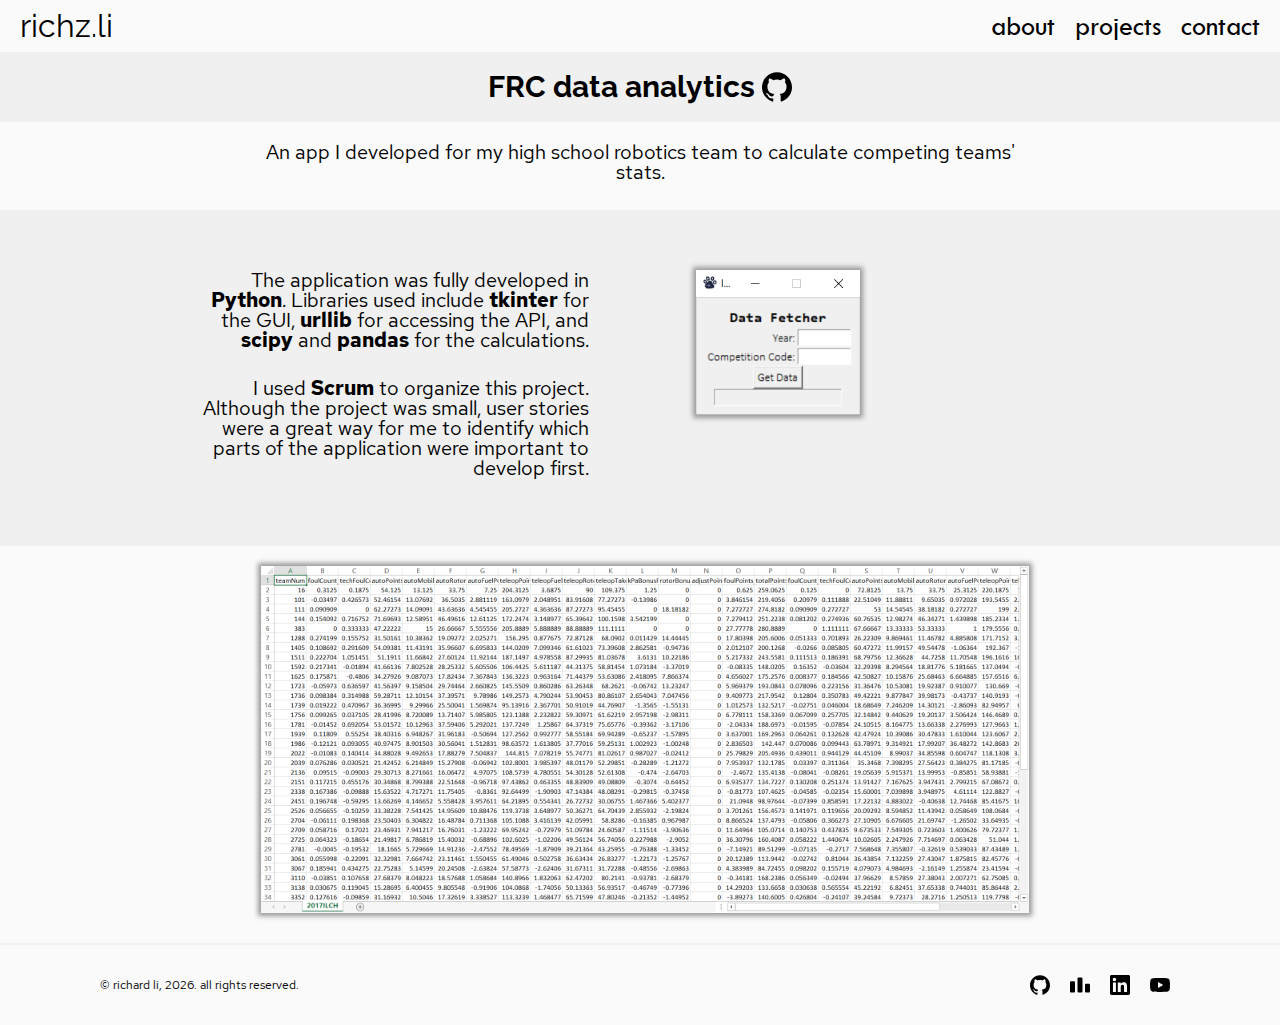
<file: projects/frc-analytics/index.html>
<html>

<head>
    <meta charset="UTF-8">

    
    <title>richz.li - frc-analytics</title>
    

    <meta name="viewport" content="width=device-width,initial-scale=1.0">

    <link rel="stylesheet" href="https://fonts.googleapis.com/css2?family=Lato&family=Raleway:wght@800&family=Roboto:wght@300;700&family=Roboto+Slab&family=Open+Sans:wght@300&display=swap">
    <link rel="stylesheet" type="text/css" href="/static/css/fonts.css">

    <link rel="stylesheet" type="text/css" href="/static/css/reset.css">
    <link rel="stylesheet" type="text/css" href="/static/css/style.css">
    <link rel="stylesheet" type="text/css" href="/static/css/nav.css">
    

    <script src="https://ajax.googleapis.com/ajax/libs/jquery/1.8.3/jquery.min.js"></script>
    <script src="/static/js/link-animate.js"></script>
    
</head>

<body>
    
        <header>
            <nav class="nav-top">
                <li class="nav-logo"><a href="/">richz.li</a></li>
                
                    
                        <li class="nav-item"><a class="internal-link" href="/about/">about</a></li>
                    
                
                    
                        <li class="nav-item"><a class="internal-link" href="/projects/">projects</a></li>
                    
                
                    
                        <li class="nav-item"><a class="internal-link" href="/contact/">contact</a></li>
                    
                
            </nav>
        </header>    
        <div class="padding-header"></div>
    
    
    <main class="content">
        

<div class="section">
    <div class="container container-single">
        <h1>FRC data analytics 
<a href="https://github.com/richzli/frc-analytics" target="_blank"><img class="project-icon-link" src="/static/resources/icons/github.svg" height="30" /></a>
</h1> 
    </div>
</div>

<div class="section">
    <div class="container container-single">
        <div class="column-container">
            <p>An app I developed for my high school robotics team to calculate competing teams' stats.</p>

        </div>
    </div>
</div>

<div class="section">
    <div class="container container-double">
        <div class="column">
            <div class="column-container">
                <p>The application was fully developed in <strong>Python</strong>. Libraries used include <strong>tkinter</strong> for the GUI, <strong>urllib</strong> for accessing the API, and <strong>scipy</strong> and <strong>pandas</strong> for the calculations.</p><br>

<p>I used <strong>Scrum</strong> to organize this project. Although the project was small, user stories were a great way for me to identify which parts of the application were important to develop first.</p>

            </div>
        </div>
        <div class="column">
            <div class="column-container">
                
<img class="project-img fit-half-width" src="/static/resources/project/frc-analytics-menu.png" />

            </div>
        </div>
    </div>
</div>

<div class="section">
    <div class="container container-single">
        <div class="column-container">
            
<img class="project-img fit-width" src="/static/resources/project/frc-analytics-data.png" />

        </div>
    </div>
</div>

        
            <footer>
                <div class="footer-container">
                    <span class="footer-text">
                        © richard li<span id="year"></span>. all rights reserved.
                    </span>
                    <script type="text/javascript">
                        $("#year").html(", " + new Date().getFullYear());
                    </script>

                    <div class="footer-link">
                        <a href="https://github.com/richzli" target="_blank">
                            <img src="/static/resources/icons/github.svg" height="20" />
                        </a>
                    </div>

                    <div class="footer-link">
                        <a href="https://codeforces.com/profile/richzli" target="_blank">
                            <img src="/static/resources/icons/codeforces.svg" height="20" />
                        </a>
                    </div>

                    <div class="footer-link">
                        <a href="https://www.linkedin.com/in/richzli/" target="_blank">
                            <img src="/static/resources/icons/linkedin.svg" height="20" />
                        </a>
                    </div>

                    <div class="footer-link">
                        <a href="https://www.youtube.com/channel/UChVIUpuMHoCJDz5eZEhgqJw" target="_blank">
                            <img src="/static/resources/icons/youtube.svg" height="20" />
                        </a>
                    </div>
                </div>
            </footer>
        
    </main>
</body>

</html>
</file>
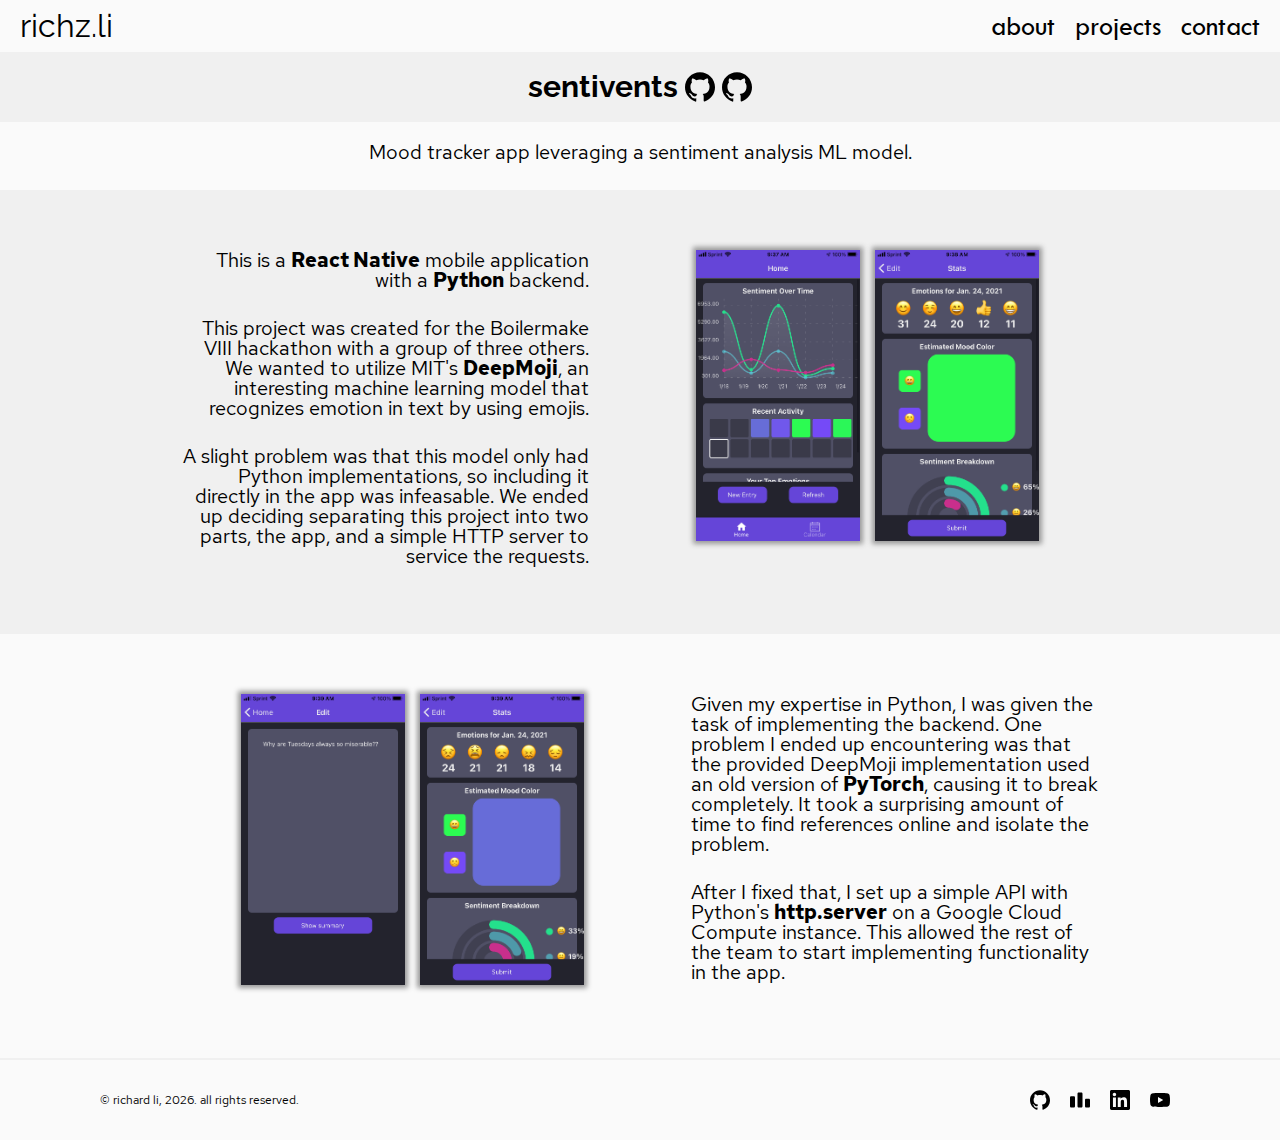
<file: projects/sentivents/index.html>
<html>

<head>
    <meta charset="UTF-8">

    
    <title>richz.li - sentivents</title>
    

    <meta name="viewport" content="width=device-width,initial-scale=1.0">

    <link rel="stylesheet" href="https://fonts.googleapis.com/css2?family=Lato&family=Raleway:wght@800&family=Roboto:wght@300;700&family=Roboto+Slab&family=Open+Sans:wght@300&display=swap">
    <link rel="stylesheet" type="text/css" href="/static/css/fonts.css">

    <link rel="stylesheet" type="text/css" href="/static/css/reset.css">
    <link rel="stylesheet" type="text/css" href="/static/css/style.css">
    <link rel="stylesheet" type="text/css" href="/static/css/nav.css">
    

    <script src="https://ajax.googleapis.com/ajax/libs/jquery/1.8.3/jquery.min.js"></script>
    <script src="/static/js/link-animate.js"></script>
    
</head>

<body>
    
        <header>
            <nav class="nav-top">
                <li class="nav-logo"><a href="/">richz.li</a></li>
                
                    
                        <li class="nav-item"><a class="internal-link" href="/about/">about</a></li>
                    
                
                    
                        <li class="nav-item"><a class="internal-link" href="/projects/">projects</a></li>
                    
                
                    
                        <li class="nav-item"><a class="internal-link" href="/contact/">contact</a></li>
                    
                
            </nav>
        </header>    
        <div class="padding-header"></div>
    
    
    <main class="content">
        

<div class="section">
    <div class="container container-single">
        <h1>sentivents 
<a href="https://github.com/cyu0003/sentivents" target="_blank"><img class="project-icon-link" src="/static/resources/icons/github.svg" height="30" /></a>
 
<a href="https://github.com/richzli/sentivents-server" target="_blank"><img class="project-icon-link" src="/static/resources/icons/github.svg" height="30" /></a>
</h1> 
    </div>
</div>

<div class="section">
    <div class="container container-single">
        <div class="column-container">
            <p>Mood tracker app leveraging a sentiment analysis ML model.</p>

        </div>
    </div>
</div>

<div class="section">
    <div class="container container-double">
        <div class="column">
            <div class="column-container">
                <p>This is a <strong>React Native</strong> mobile application with a <strong>Python</strong> backend.</p><br>

<p>This project was created for the Boilermake VIII hackathon with a group of three others. We wanted to utilize MIT's <strong>DeepMoji</strong>, an interesting machine learning model that recognizes emotion in text by using emojis.</p><br>

<p>A slight problem was that this model only had Python implementations, so including it directly in the app was infeasable. We ended up deciding separating this project into two parts, the app, and a simple HTTP server to service the requests.</p>

            </div>
        </div>
        <div class="column">
            <div class="column-container">
                
<img class="project-img fit-half-width" src="/static/resources/project/sentivents-5.PNG" />

<img class="project-img fit-half-width" src="/static/resources/project/sentivents-2.PNG" />

            </div>
        </div>
    </div>
</div>

<div class="section">
    <div class="container container-double">
        <div class="column">
            <div class="column-container">
                
<img class="project-img fit-half-width" src="/static/resources/project/sentivents-3.PNG" />

<img class="project-img fit-half-width" src="/static/resources/project/sentivents-4.PNG" />

            </div>
        </div>
        <div class="column">
            <div class="column-container">
                <p>Given my expertise in Python, I was given the task of implementing the backend. One problem I ended up encountering was that the provided DeepMoji implementation used an old version of <strong>PyTorch</strong>, causing it to break completely. It took a surprising amount of time to find references online and isolate the problem.</p><br>

<p>After I fixed that, I set up a simple API with Python's <strong>http.server</strong> on a Google Cloud Compute instance. This allowed the rest of the team to start implementing functionality in the app.</p>

            </div>
        </div>
    </div>
</div>

        
            <footer>
                <div class="footer-container">
                    <span class="footer-text">
                        © richard li<span id="year"></span>. all rights reserved.
                    </span>
                    <script type="text/javascript">
                        $("#year").html(", " + new Date().getFullYear());
                    </script>

                    <div class="footer-link">
                        <a href="https://github.com/richzli" target="_blank">
                            <img src="/static/resources/icons/github.svg" height="20" />
                        </a>
                    </div>

                    <div class="footer-link">
                        <a href="https://codeforces.com/profile/richzli" target="_blank">
                            <img src="/static/resources/icons/codeforces.svg" height="20" />
                        </a>
                    </div>

                    <div class="footer-link">
                        <a href="https://www.linkedin.com/in/richzli/" target="_blank">
                            <img src="/static/resources/icons/linkedin.svg" height="20" />
                        </a>
                    </div>

                    <div class="footer-link">
                        <a href="https://www.youtube.com/channel/UChVIUpuMHoCJDz5eZEhgqJw" target="_blank">
                            <img src="/static/resources/icons/youtube.svg" height="20" />
                        </a>
                    </div>
                </div>
            </footer>
        
    </main>
</body>

</html>
</file>
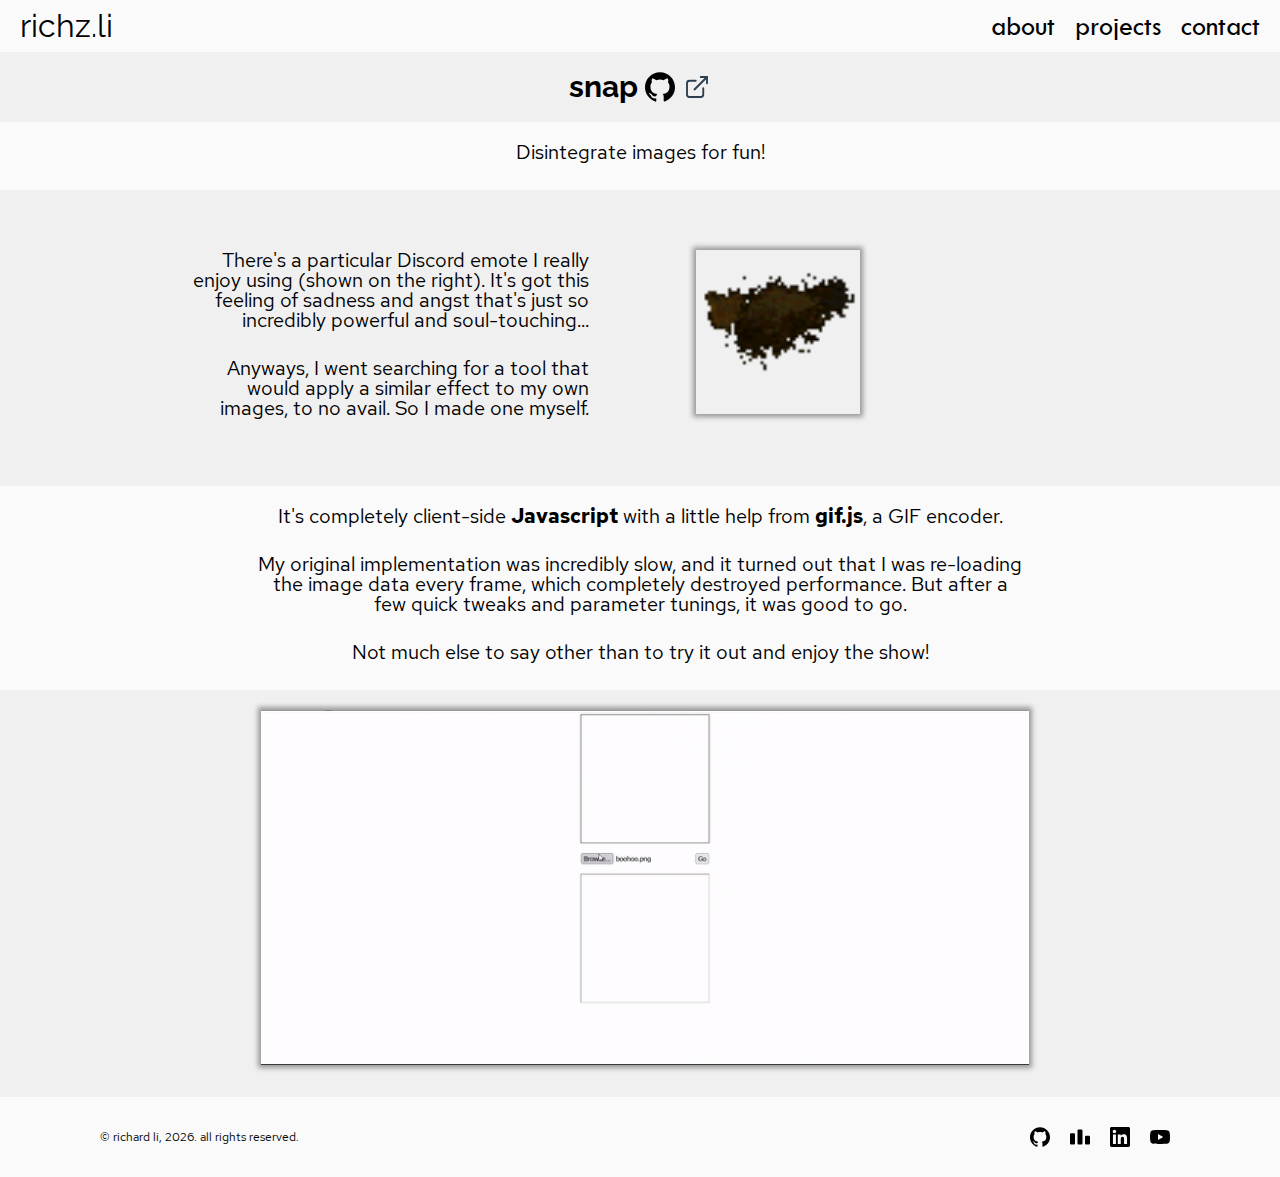
<file: projects/snap/index.html>
<html>

<head>
    <meta charset="UTF-8">

    
    <title>richz.li - snap</title>
    

    <meta name="viewport" content="width=device-width,initial-scale=1.0">

    <link rel="stylesheet" href="https://fonts.googleapis.com/css2?family=Lato&family=Raleway:wght@800&family=Roboto:wght@300;700&family=Roboto+Slab&family=Open+Sans:wght@300&display=swap">
    <link rel="stylesheet" type="text/css" href="/static/css/fonts.css">

    <link rel="stylesheet" type="text/css" href="/static/css/reset.css">
    <link rel="stylesheet" type="text/css" href="/static/css/style.css">
    <link rel="stylesheet" type="text/css" href="/static/css/nav.css">
    

    <script src="https://ajax.googleapis.com/ajax/libs/jquery/1.8.3/jquery.min.js"></script>
    <script src="/static/js/link-animate.js"></script>
    
</head>

<body>
    
        <header>
            <nav class="nav-top">
                <li class="nav-logo"><a href="/">richz.li</a></li>
                
                    
                        <li class="nav-item"><a class="internal-link" href="/about/">about</a></li>
                    
                
                    
                        <li class="nav-item"><a class="internal-link" href="/projects/">projects</a></li>
                    
                
                    
                        <li class="nav-item"><a class="internal-link" href="/contact/">contact</a></li>
                    
                
            </nav>
        </header>    
        <div class="padding-header"></div>
    
    
    <main class="content">
        

<div class="section">
    <div class="container container-single">
        <h1>snap 
<a href="https://github.com/richzli/snap" target="_blank"><img class="project-icon-link" src="/static/resources/icons/github.svg" height="30" /></a>
 
<a href="https://richzli.github.io/snap" target="_blank"><img class="project-icon-link" src="/static/resources/icons/link.svg" height="30" /></a>
</h1> 
    </div>
</div>

<div class="section">
    <div class="container container-single">
        <div class="column-container">
            <p>Disintegrate images for fun!</p>

        </div>
    </div>
</div>

<div class="section">
    <div class="container container-double">
        <div class="column">
            <div class="column-container">
                <p>There's a particular Discord emote I really enjoy using (shown on the right). It's got this feeling of sadness and angst that's just so incredibly powerful and soul-touching...</p><br>

<p>Anyways, I went searching for a tool that would apply a similar effect to my own images, to no avail. So I made one myself.</p>

            </div>
        </div>
        <div class="column">
            <div class="column-container">
                
<img class="project-img fit-half-width" src="/static/resources/project/boohooa.gif" />

            </div>
        </div>
    </div>
</div>

<div class="section">
    <div class="container container-single">
        <div class="column-container">
            <p>It's completely client-side <strong>Javascript</strong> with a little help from <strong>gif.js</strong>, a GIF encoder.</p><br>

<p>My original implementation was incredibly slow, and it turned out that I was re-loading the image data every frame, which completely destroyed performance. But after a few quick tweaks and parameter tunings, it was good to go.</p><br>

<p>Not much else to say other than to try it out and enjoy the show!</p>

        </div>
    </div>
</div>

<div class="section">
    <div class="container container-single">
        <div class="column-container">
            
<img class="project-img fit-width" src="/static/resources/project/snap-demo.gif" />

        </div>
    </div>
</div>

        
            <footer>
                <div class="footer-container">
                    <span class="footer-text">
                        © richard li<span id="year"></span>. all rights reserved.
                    </span>
                    <script type="text/javascript">
                        $("#year").html(", " + new Date().getFullYear());
                    </script>

                    <div class="footer-link">
                        <a href="https://github.com/richzli" target="_blank">
                            <img src="/static/resources/icons/github.svg" height="20" />
                        </a>
                    </div>

                    <div class="footer-link">
                        <a href="https://codeforces.com/profile/richzli" target="_blank">
                            <img src="/static/resources/icons/codeforces.svg" height="20" />
                        </a>
                    </div>

                    <div class="footer-link">
                        <a href="https://www.linkedin.com/in/richzli/" target="_blank">
                            <img src="/static/resources/icons/linkedin.svg" height="20" />
                        </a>
                    </div>

                    <div class="footer-link">
                        <a href="https://www.youtube.com/channel/UChVIUpuMHoCJDz5eZEhgqJw" target="_blank">
                            <img src="/static/resources/icons/youtube.svg" height="20" />
                        </a>
                    </div>
                </div>
            </footer>
        
    </main>
</body>

</html>
</file>
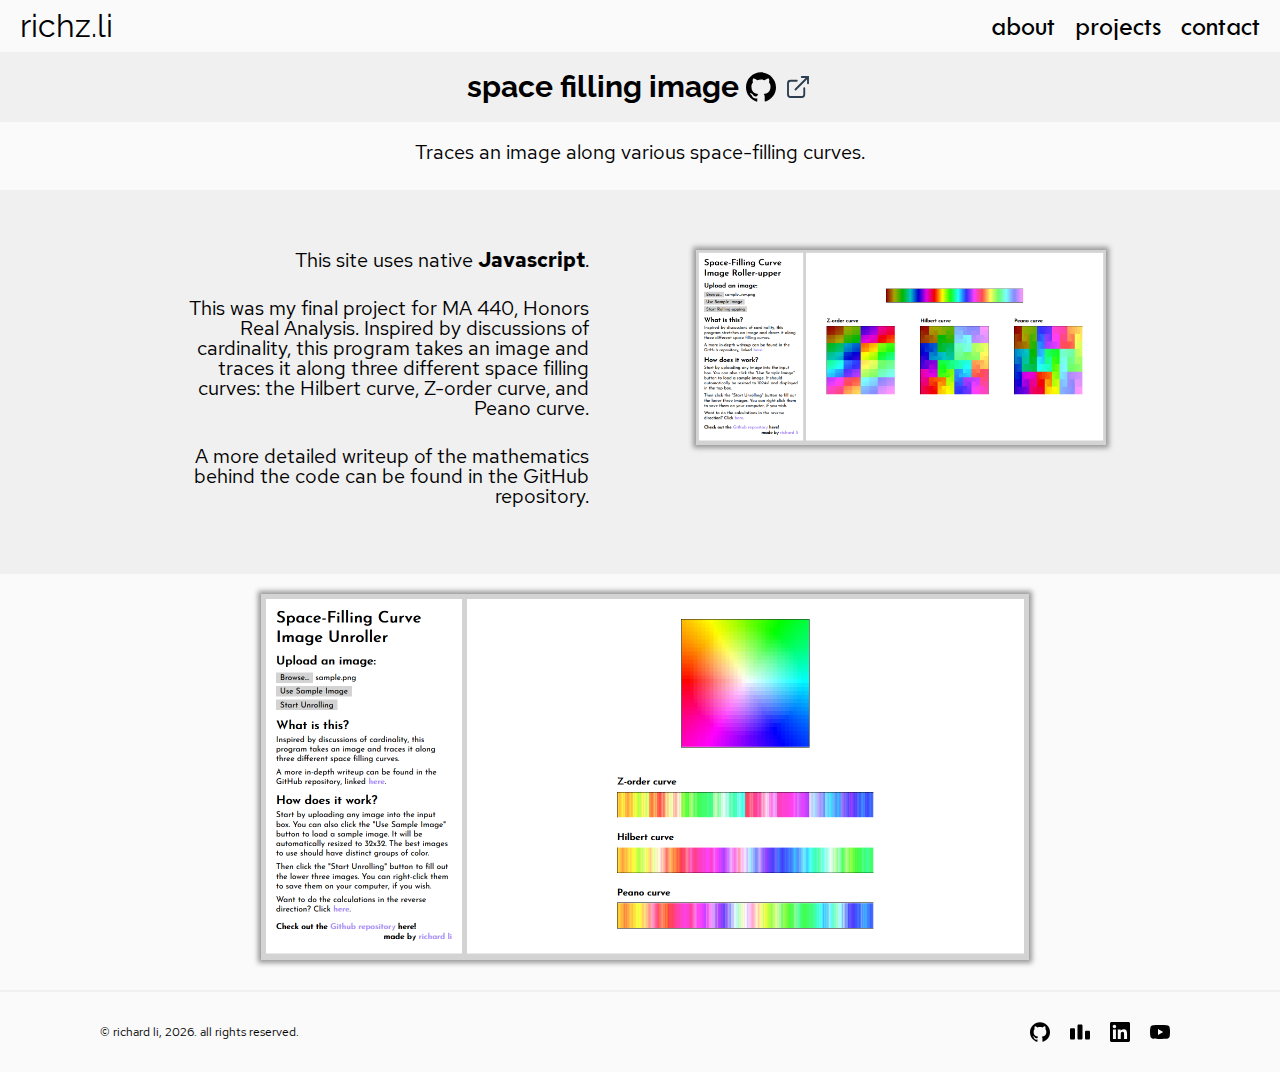
<file: projects/space-filling-image/index.html>
<html>

<head>
    <meta charset="UTF-8">

    
    <title>richz.li - space-filling-image</title>
    

    <meta name="viewport" content="width=device-width,initial-scale=1.0">

    <link rel="stylesheet" href="https://fonts.googleapis.com/css2?family=Lato&family=Raleway:wght@800&family=Roboto:wght@300;700&family=Roboto+Slab&family=Open+Sans:wght@300&display=swap">
    <link rel="stylesheet" type="text/css" href="/static/css/fonts.css">

    <link rel="stylesheet" type="text/css" href="/static/css/reset.css">
    <link rel="stylesheet" type="text/css" href="/static/css/style.css">
    <link rel="stylesheet" type="text/css" href="/static/css/nav.css">
    

    <script src="https://ajax.googleapis.com/ajax/libs/jquery/1.8.3/jquery.min.js"></script>
    <script src="/static/js/link-animate.js"></script>
    
</head>

<body>
    
        <header>
            <nav class="nav-top">
                <li class="nav-logo"><a href="/">richz.li</a></li>
                
                    
                        <li class="nav-item"><a class="internal-link" href="/about/">about</a></li>
                    
                
                    
                        <li class="nav-item"><a class="internal-link" href="/projects/">projects</a></li>
                    
                
                    
                        <li class="nav-item"><a class="internal-link" href="/contact/">contact</a></li>
                    
                
            </nav>
        </header>    
        <div class="padding-header"></div>
    
    
    <main class="content">
        

<div class="section">
    <div class="container container-single">
        <h1>space filling image 
<a href="https://github.com/richzli/space-filling-image" target="_blank"><img class="project-icon-link" src="/static/resources/icons/github.svg" height="30" /></a>
 
<a href="https://richzli.github.io/space-filling-image" target="_blank"><img class="project-icon-link" src="/static/resources/icons/link.svg" height="30" /></a>
</h1> 
    </div>
</div>

<div class="section">
    <div class="container container-single">
        <div class="column-container">
            <p>Traces an image along various space-filling curves.</p>

        </div>
    </div>
</div>

<div class="section">
    <div class="container container-double">
        <div class="column">
            <div class="column-container">
                <p>This site uses native <strong>Javascript</strong>.</p><br>

<p>This was my final project for MA 440, Honors Real Analysis. Inspired by discussions of cardinality, this program takes an image and traces it along three different space filling curves: the Hilbert curve, Z-order curve, and Peano curve.</p><br>

<p>A more detailed writeup of the mathematics behind the code can be found in the GitHub repository.</p>

            </div>
        </div>
        <div class="column">
            <div class="column-container">
                
<img class="project-img fit-width" src="/static/resources/project/sfi-2.png" />

            </div>
        </div>
    </div>
</div>

<div class="section">
    <div class="container container-single">
        <div class="column-container">
            
<img class="project-img fit-width" src="/static/resources/project/sfi-1.png" />

        </div>
    </div>
</div>

        
            <footer>
                <div class="footer-container">
                    <span class="footer-text">
                        © richard li<span id="year"></span>. all rights reserved.
                    </span>
                    <script type="text/javascript">
                        $("#year").html(", " + new Date().getFullYear());
                    </script>

                    <div class="footer-link">
                        <a href="https://github.com/richzli" target="_blank">
                            <img src="/static/resources/icons/github.svg" height="20" />
                        </a>
                    </div>

                    <div class="footer-link">
                        <a href="https://codeforces.com/profile/richzli" target="_blank">
                            <img src="/static/resources/icons/codeforces.svg" height="20" />
                        </a>
                    </div>

                    <div class="footer-link">
                        <a href="https://www.linkedin.com/in/richzli/" target="_blank">
                            <img src="/static/resources/icons/linkedin.svg" height="20" />
                        </a>
                    </div>

                    <div class="footer-link">
                        <a href="https://www.youtube.com/channel/UChVIUpuMHoCJDz5eZEhgqJw" target="_blank">
                            <img src="/static/resources/icons/youtube.svg" height="20" />
                        </a>
                    </div>
                </div>
            </footer>
        
    </main>
</body>

</html>
</file>
<file: static/css/fonts.css>
@font-face {
    font-family: 'TW Cen MT';
    src: url('TCM.TTF') format('truetype');
}

@font-face {
    font-family: 'TW Cen MT';
    src: url('TCB.TTF') format('truetype');
    font-weight: bold;
}

@font-face {
    font-family: 'TW Cen MT';
    src: url('TCMI.TTF') format('truetype');
    font-style: italic;
}

@font-face {
    font-family: 'TW Cen MT';
    src: url('TCBI.TTF') format('truetype');
    font-weight: bold;
    font-style: italic;
}

@font-face {
    font-family: 'Red Hat Text';
    src: url('RedHatText-Regular.ttf') format('truetype');
}

@font-face {
    font-family: 'Red Hat Text';
    src: url('RedHatText-Bold.ttf') format('truetype');
    font-weight: bold;
}

@font-face {
    font-family: 'Red Hat Text';
    src: url('RedHatText-Italic.ttf') format('truetype');
    font-style: italic;
}

@font-face {
    font-family: 'Red Hat Text';
    src: url('RedHatText-BoldItalic.ttf') format('truetype');
    font-weight: bold;
    font-style: italic;
}
</file>
<file: static/css/style.css>
/* #########
    base stuff
   ######### */

:root {
    --bg-color: #FAFAFA;
    --bg-color-dark: #F0F0F0;
    --dark-purple: #AC91F7;

    scrollbar-track-color: transparent;
    scrollbar-width: none;

    font-size: 20px;
}

body {
    background-color: var(--bg-color);

    margin: 0;
    border: 0;
    padding: 0;
}

h1 {
    font-family: 'Raleway', sans-serif;
    font-size: 30px;
    font-weight: bold;
}

h2 {
    font-family: 'Raleway', sans-serif;
    font-size: 20px;
    /*font-weight: bold;*/
}

h3 {
    font-family: 'TW Cen MT', sans-serif;
    font-size: 16px;
}

p {
    font-family: 'Red Hat Text', sans-serif;
    font-size: 20px;
    font-weight: 300;
    margin-bottom: 0.4rem;
}

p strong {
    font-weight: 700;
}

.descriptor {
    font-family: 'Open Sans', sans-serif;
    font-size: 16px;
    line-height: 20px;

    margin-bottom: 0.4rem;
}

a {
    background-color: transparent;
    text-decoration: none;

    color: var(--dark-purple);
}

br {
    display: block;
    content: "";
    margin-top: 0.5em;
}

@media (max-width: 800px) {
    :root {
        font-size: 14px;
    }

    h1 {
        font-size: 30px;
    }

    h2 {
        font-size: 18px;
    }

    h3 {
        font-size: 10px;
    }

    p {
        font-size: 16px;
    }

    .descriptor {
        font-size: 14px;
    }
}

/* #########
    middle-large things
   ######### */

.ml {
    width: 100%;
    text-align: center;

    position: fixed;
    top: 50%;
    
    transform: translate(0, -50%);
}

.ml-text-primary {
    font-family: 'Raleway', sans-serif;
    font-size: 80px;

    color: black;

    margin: 0px;
    padding: 0px;
}

.ml-text-primary.page-header {
    margin: 0;
    padding: 0;
}

.ml-text-secondary {
    font-family: 'TW Cen MT', sans-serif;
    font-size: 30px;
    font-weight: bold;
}

/* ##########
    main content 
   ########## */

main {
    width: 100%;
}

main.content {
    opacity: 0;
    transition: opacity 0.3s linear;
}

main.ml-content {
    opacity: 0;
    transition: opacity 0.5s linear;
}

main.show {
    opacity: 1;
}

/* ##########
   ##########
    ABOUT PAGE
   ##########
   ########## */

/* ##########
    different sections
   ########## */

.section {
    overflow: hidden;
}

.section:nth-child(odd) {
    background-color: var(--bg-color-dark);
}

.container {
    margin: 0 10%;
}

.container-single {
    margin: 0 20%;
    padding: 1rem 0;

    text-align: center;
}

.container-double {
    display: flex;
}

.container.no-margin {
    margin: 0 0;
}

.column {
    padding: 3rem 0;
}

.container-double .column {
    width: 40%;
    margin: 0 5%;

    display: flex;
    flex-direction: column;
}

@media (max-width: 800px) {
    .container {
        margin: 0 5%;
    }

    .container-double {
        display: flex;
        flex-direction: column;
    }

    .column {
        padding: 1.5em;
    }

    .container-double .column {
        width: 80%;
        margin: 0 5%;
    }
}

.container-double .column:first-child {
    float: left;
    text-align: right;
}

.container-double .column:last-child {
    float: right;
    text-align: left;
}

@media (min-width: 801px) {
    .section:nth-child(even) .container-double .column.section-title {
        order: 2;
        float: right;
        text-align: left;
    }

    .section:nth-child(even) .container-double .column.section-content {
        order: 1;
        float: left;
        text-align: right;
    }
}

.big-link {
    font-family: "Raleway", serif;
    font-size: 18px;
    color: var(--dark-purple);
}

.group {
    margin-bottom: 1rem;
}

/* ##########
    timeline
   ########## */

.timeline {
    overflow: hidden;
    align-items: center;
}

.timeline-title {
    padding-top: 3rem;
}

.timeline-title .big-link {
    display: block;
}

.timeline-content {
    padding: 1rem 0;

    float: left;

    background-image: linear-gradient(to right, rgba(0, 0, 0, 0) 0px, black 0px, black 5px, rgba(0, 0, 0, 0) 5px);
    background-size: 5px 100%;
    background-repeat: no-repeat;
    background-position: center;
}

.timeline-group {
    width: 100%;
    display: block;
    float: left;
}

.timeline-header {
    width: 100%;
    background-color: var(--bg-color);
    display: block;

    float: center;
    clear: both;

    text-align: center;

    margin-bottom: 1rem;
}

.timeline-content .timeline-item {
    width: 45%;
    display: block;

    float: left;
    clear: left;

    text-align: right;

    margin-bottom: 1rem;
}

.timeline-content .timeline-item:nth-of-type(even) {
    float: right;
    clear: right;

    text-align: left;
}

/* ##########
    icon stuff
   ########## */

.column.icon-row-container {
    display: flex;
    flex-direction: column;
}

.icon-row {
    display: flex;
    justify-content: left;
}

.icon-row .icon-large {
    padding: 0.5rem;

    text-align: center;
}

.icon-row .icon-large:first-child {
    padding-left: 0;
}

.icon-large .icon-text {
    font-family: "Red Hat Text", sans-serif;
    font-size: 10px;
    margin-top: 0.5rem;
}

/* ##########
   ##########
    PROJECTS PAGE
   ##########
   ########## */

/* #########
    cards
   ######### */

.card-container {
    padding: 1rem 15%;
    
    display: flex;
    justify-content: center;
    flex-wrap: wrap;
}

.card-holder {
    padding: 20px;
}

.card {
    width: 200px;
    height: 200px;
    background-size: 200px 200px;
    box-shadow: inset 0 0 0 1000px rgba(0,0,0,0.4);

    border-radius: 10px;

    transition: all 0.2s ease;
}

.card:hover {
    width: 220px;
    height: 220px;

    margin: -10px;

    background-size: 220px 220px;
}

.card-content {
    height: 100%;
    width: 100%;
    box-sizing: border-box;

    display: flex;
    flex-direction: column;
    justify-content: flex-end;

    padding: 15%;
    text-align: right;
}

.card-title {
    color: white;
    font-family: "Raleway", sans-serif;
    font-size: 20px;

    display: block;
}

.card-tags {
    color: white;
    font-family: 'Red Hat Text', sans-serif;
    font-size: 16px;

    display: block;
}

@media (max-width: 800px) {
    .card-container {
        padding: 1rem 5%;
    }

    .card-holder {
        padding: 10px;
    }

    .card {
        width: 120px;
        height: 120px;
        background-size: 120px 120px;
    
        border-radius: 5px;
    
        transition: all 0.2s ease;
    }

    .card:hover {
        width: 130px;
        height: 130px;
    
        margin: -5px;
    
        background-size: 130px 130px;
    }

    .card-title {
        color: white;
        font-family: "Raleway", sans-serif;
        font-size: 16px;
    
        display: block;
    }
    
    .card-tags {
        color: white;
        font-family: 'Red Hat Text', sans-serif;
        font-size: 12px;
    
        display: block;
    }
}

.project-img {
    box-shadow: 0 0 5px 3px #999;
    margin: 0 5px 10px 5px;
}

.project-img.fit-width {
    box-sizing: border-box;
    width: 100%;
}

.project-img.fit-half-width {
    box-sizing: border-box;
    width: 40%; /* not actually half bc padding :) */
}

.project-img.fit-height {
    box-sizing: border-box;
    height: 100%;
}

.project-icon-link {
    vertical-align: top;
}

/* ##########
   ##########
    BLOG PAGE
   ##########
   ########## */

.blog-container {
    display: flex;
    width: 100%;
}

.blog-content {
    flex: 4;

    padding: 2rem 5rem;
}

.blog-sidebar {
    flex: 1;
    border-left: 2px solid var(--bg-color-dark);

    padding: 2rem 2rem;
}


/* #########
    footer
   ######### */

footer {
    width: 100%;
    border-top: 2px solid var(--bg-color-dark);
}

.footer-container {
    display: flex;
    align-items: center;

    padding: 1rem 5rem;
}

.footer-text {
    font-family: 'Red Hat Text', sans-serif;
    font-size: 12px;
    font-weight: 300;
    margin-bottom: 0;
    margin-right: auto;
}

.footer-links-container {
    display: flex;
}

.footer-link img {
    margin: 0.5rem;
    vertical-align: middle;
}
</file>
<file: static/css/nav.css>
:root {
    --nav-color: var(--bg-color);
    --nav-underline-color: var(--bg-color-dark);
    --nav-text-color: black;
}

header {
    position: fixed;
    top: 0;
    left: 0;
    width: 100%;

    background-color: var(--nav-color);
    border-bottom: 2px solid var(--nav-underline-color);
}

.padding-header {
    padding: 0;
    margin: 0;
    border: 0;
}

/* text */

nav a {
    color: var(--nav-text-color);
    background-color: transparent;
    text-decoration: none;
}

.nav-top {
    width: 100%;

    display: flex;
    align-items: center; /* vertical */
}

.nav-logo, .nav-item {
    list-style-type: none;

    padding: 0.5rem;
    vertical-align: middle;
}

.nav-logo {
    font-family: 'Raleway', sans-serif;
    font-size: 32px;

    color: var(--nav-text-color);
}

.nav-item {
    font-family: 'TW Cen MT', sans-serif;
    font-size: 28px;

    color: var(--nav-text-color);
}

@media (max-width: 800px) {
    .nav-logo {
        font-size: 26px;
    }

    .nav-item {
        font-size: 26px;
    }
}

nav .nav-item:not(.nav-curr), nav .nav-item:not(.nav-curr).not-hovered {
    position: relative;
    bottom: 0rem;

    transition: all 0.2s;
}

nav .nav-item:not(.nav-curr):hover, nav .nav-item:not(.nav-curr).hovered {
    position: relative;
    bottom: 0.2rem;
}

.nav-curr {
    /* color: var(--dark-purple); */ /* can't get color transitions working */

    position: relative;
    bottom: 0.2rem;
}

.nav-top li:first-child {
    padding-left: 1rem;
}

.nav-top li:nth-child(2) {
    margin-left: auto;
}

.nav-top li:last-child {
    padding-right: 1rem;
}
</file>
<file: static/css/home.css>
.scroll-text {
    display: none;
    position: absolute;
    text-align: right;
    width: 100%;

    font-family: 'Red Hat Text', sans-serif;
    font-size: 40px;
    font-weight: bold;
}

.ml.home-main {
    width: 500px;
    text-align: right;

    position: fixed;
    left: 50%;

    transform: translate(-325px, -80px);
}
</file>
